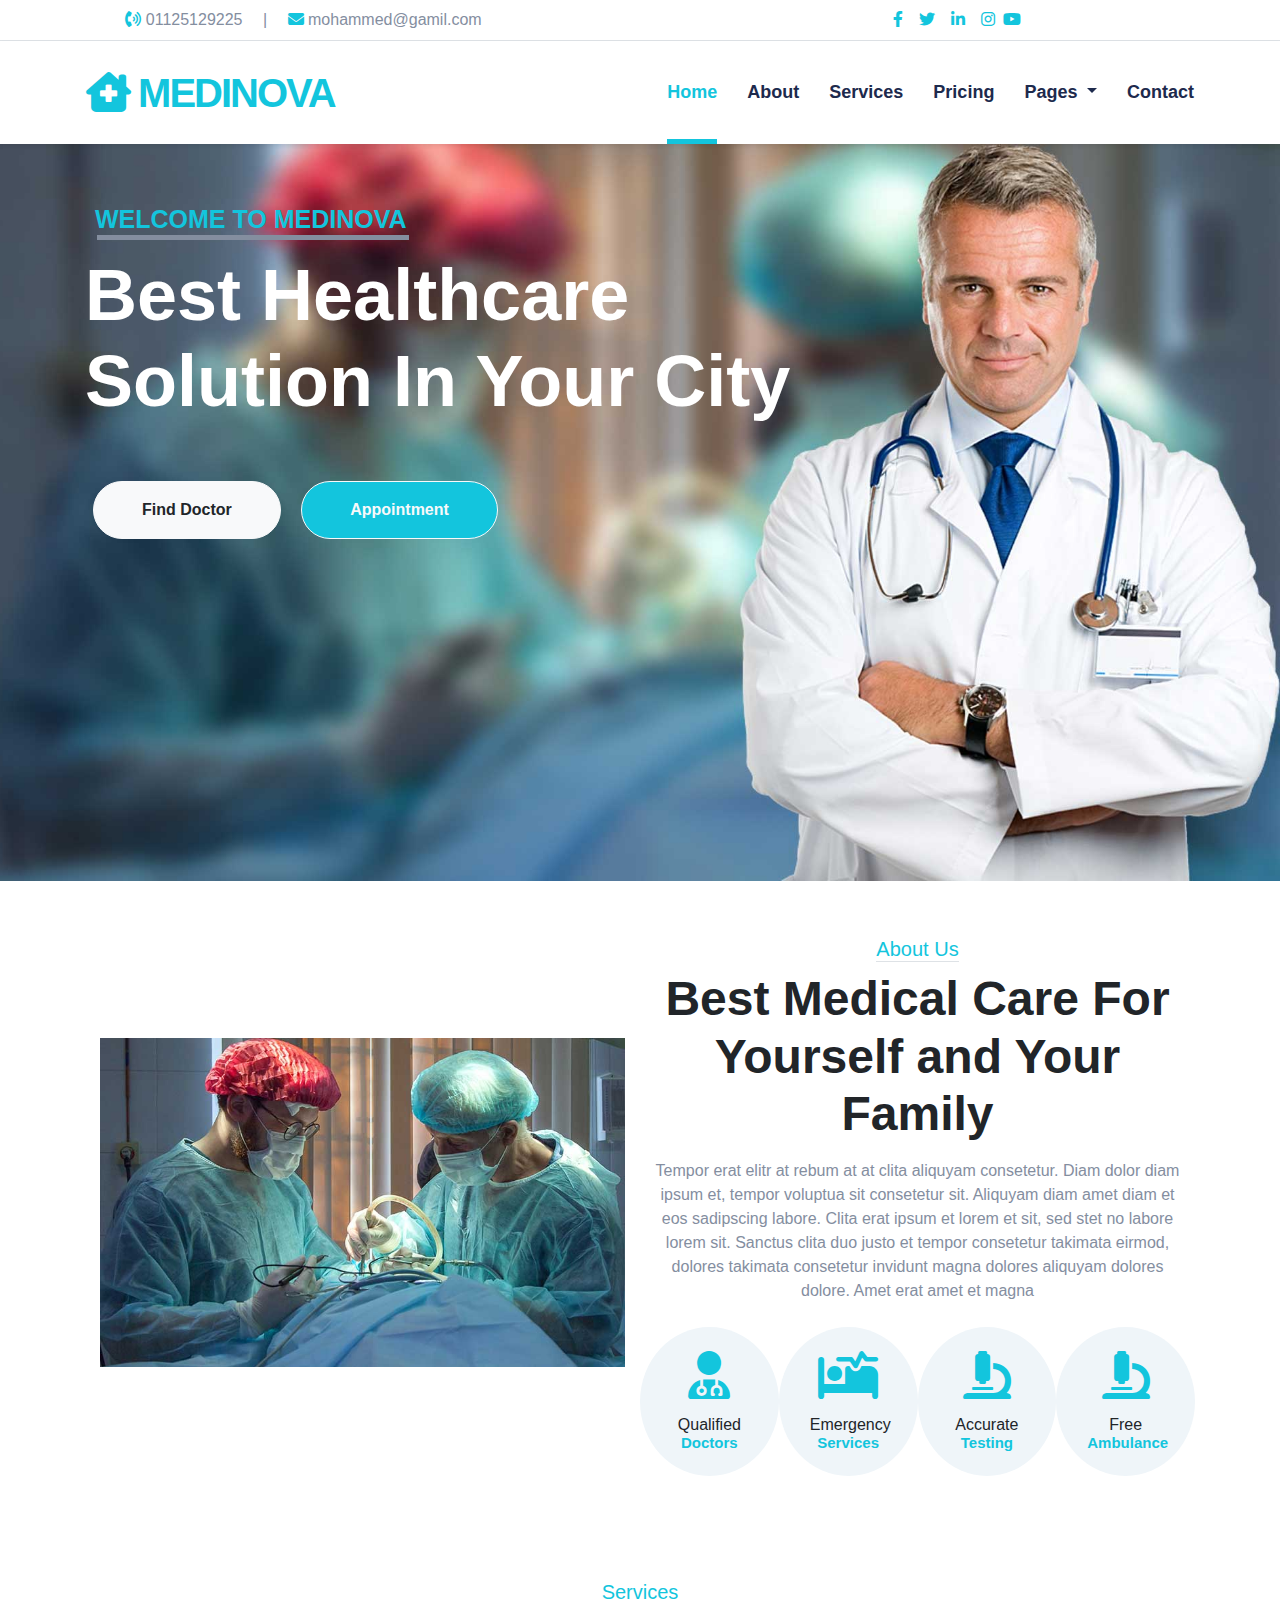
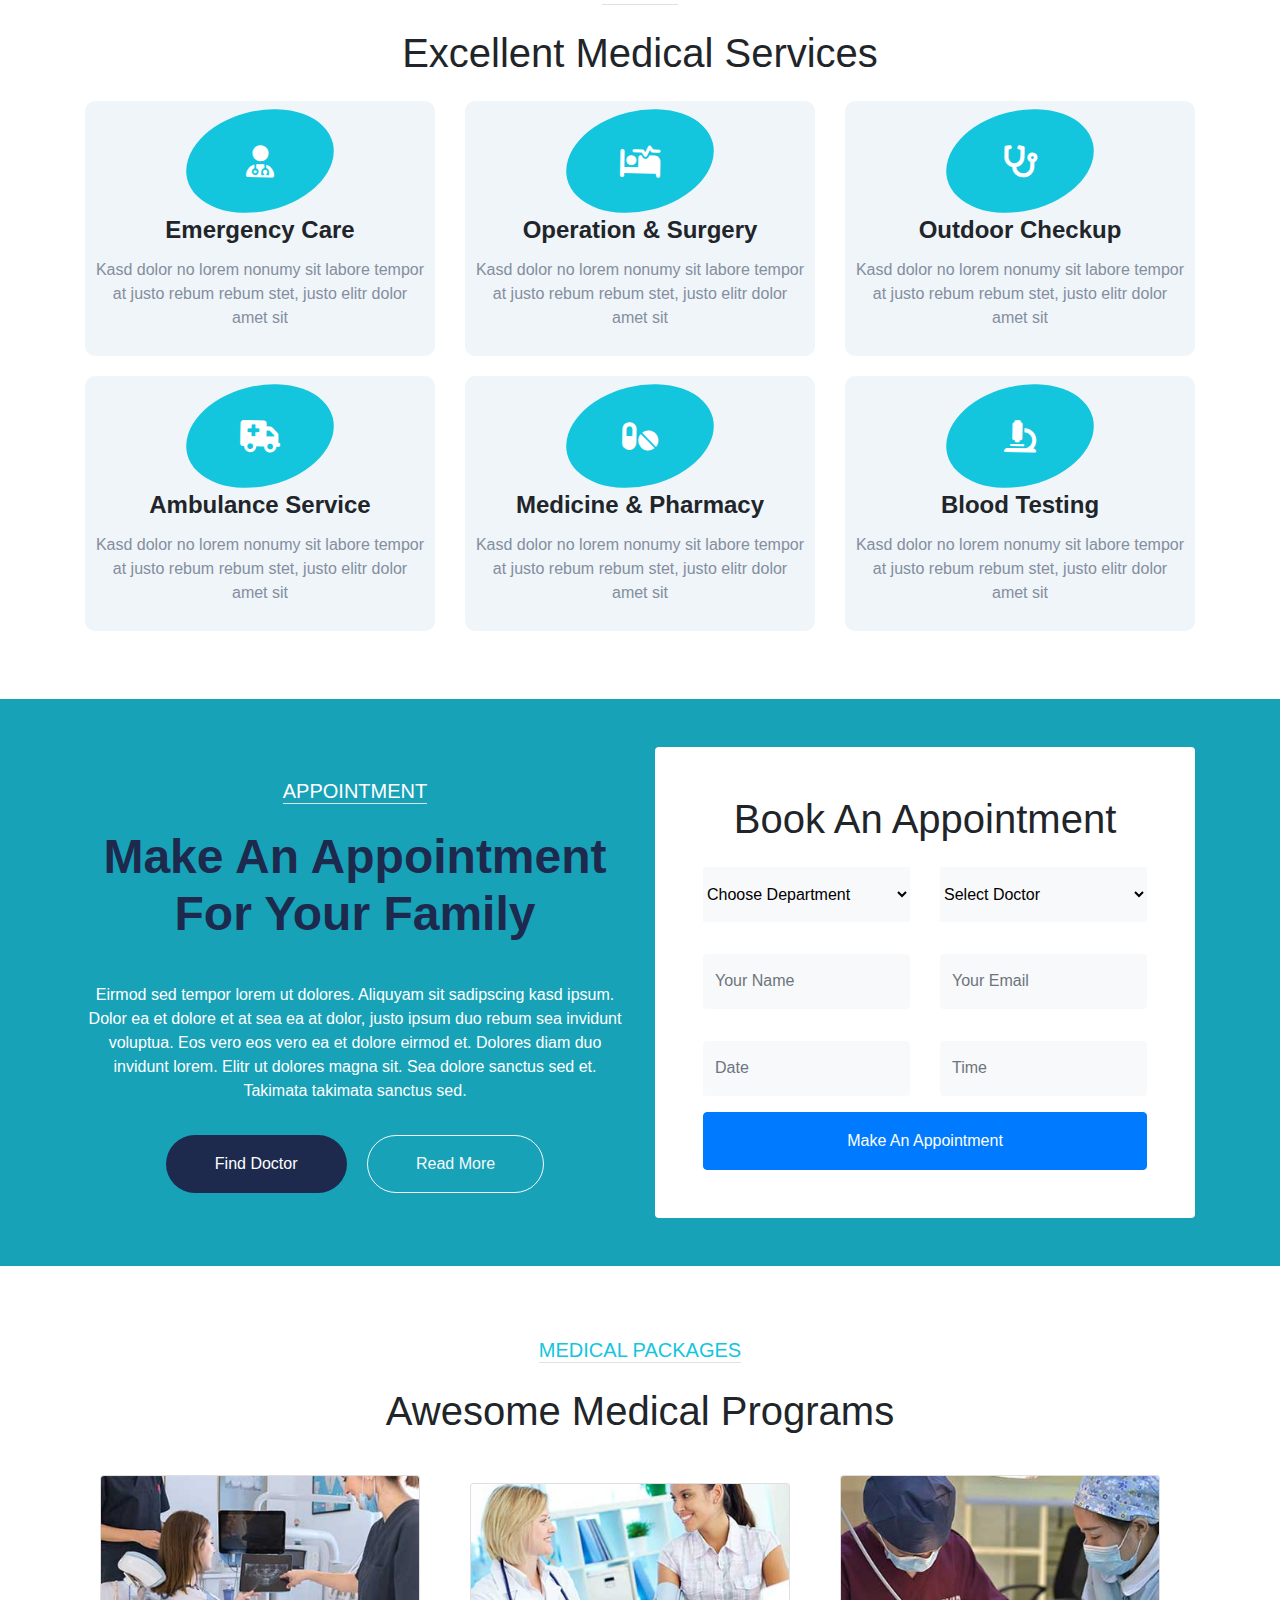
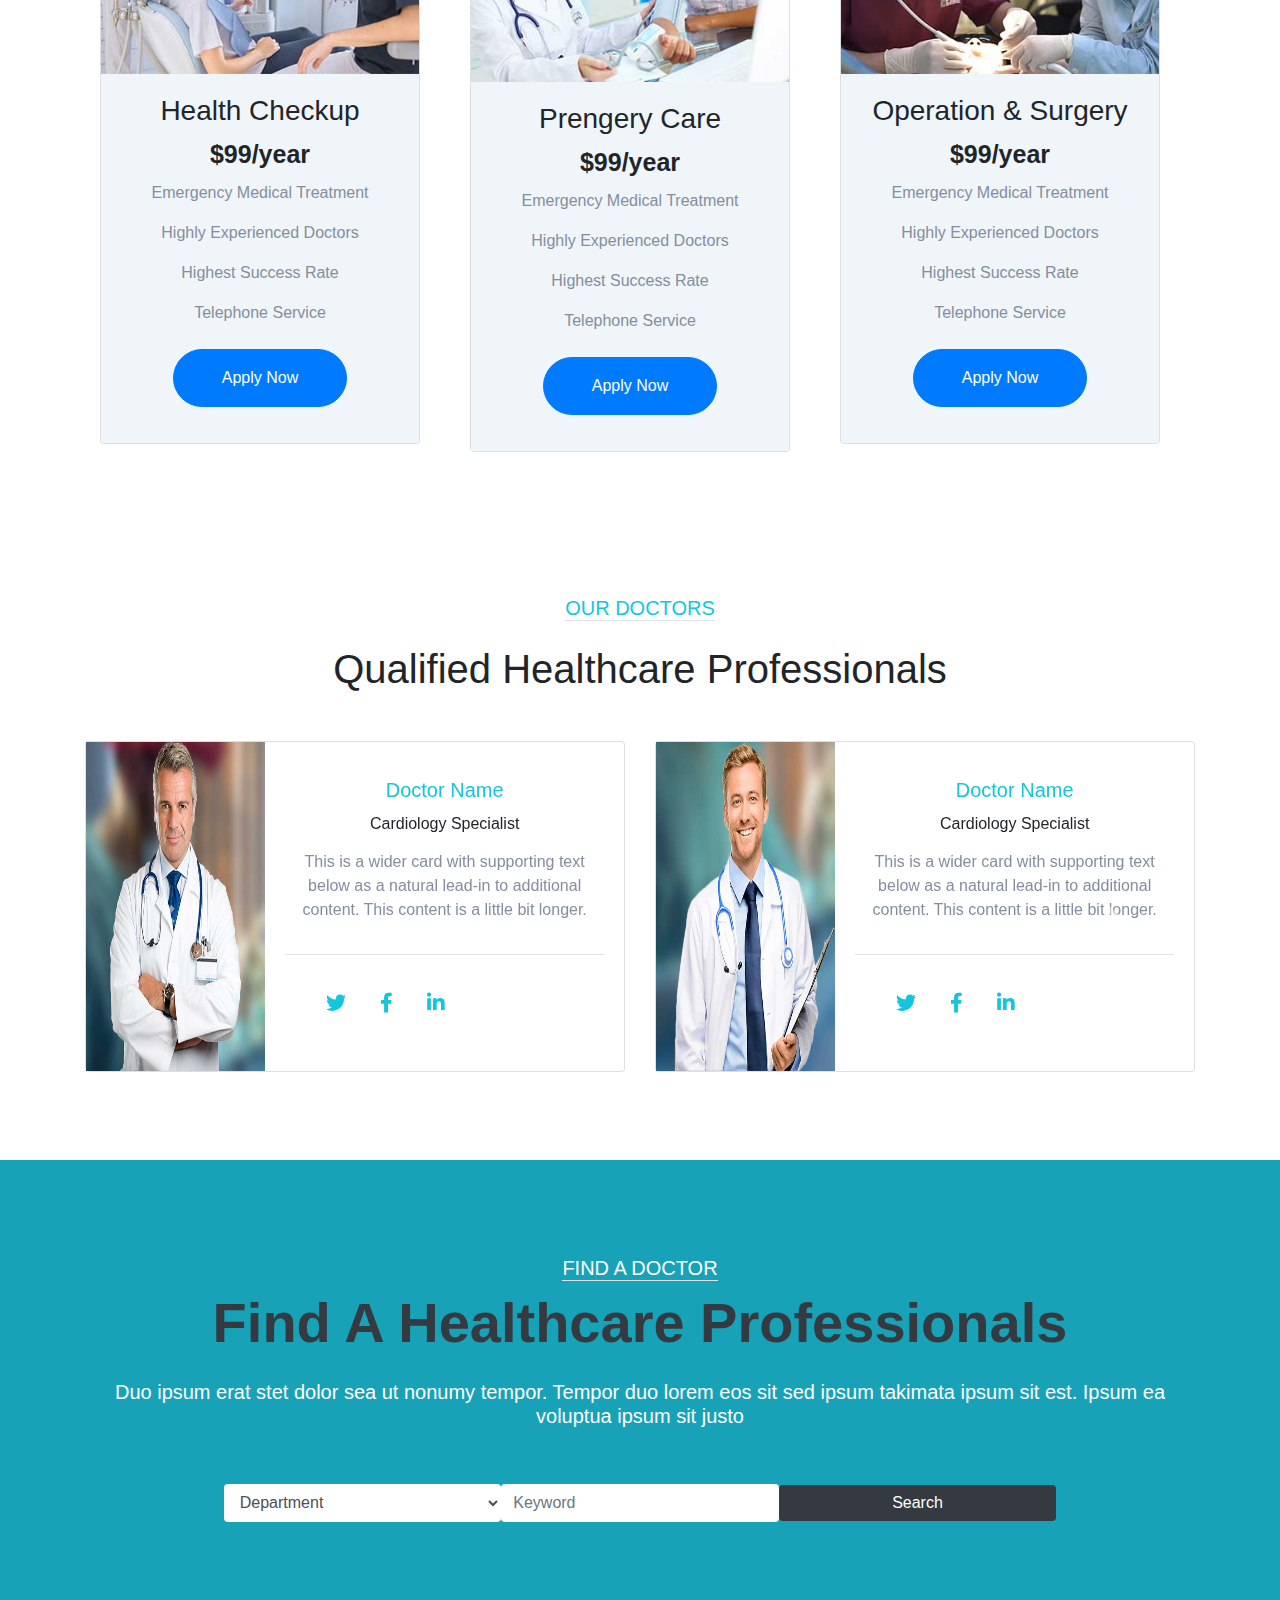
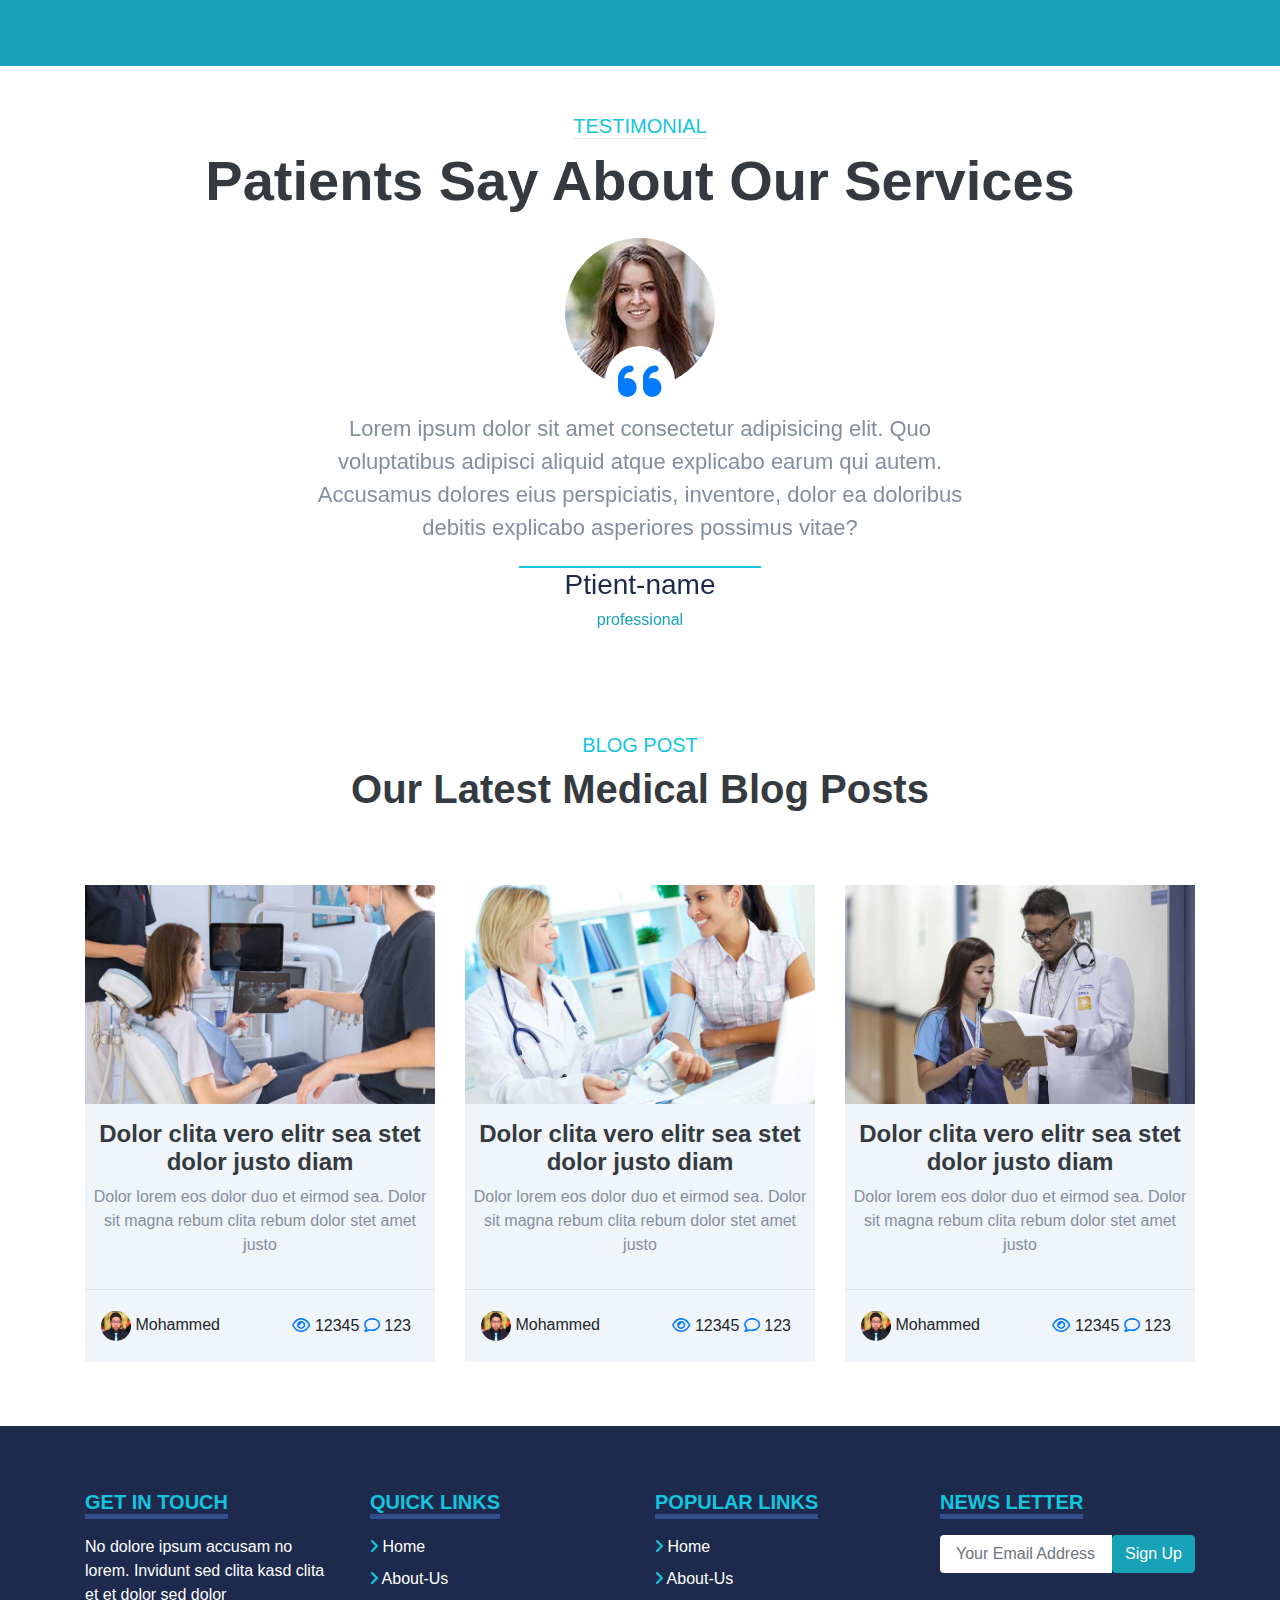
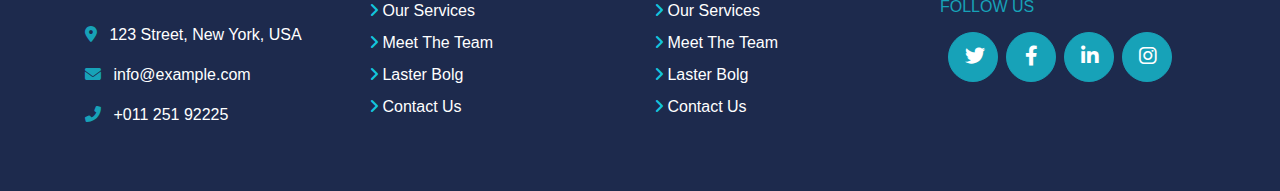
<file: index.html>
<!DOCTYPE html>
<html lang="en">
<head>
    <meta charset="UTF-8">
    <meta http-equiv="X-UA-Compatible" content="IE=edge">
    <meta name="viewport" content="width=device-width, initial-scale=1.0">
    <title> Home </title>

   
    <link rel="stylesheet" href="css/all.min.css">
    <link rel="stylesheet" href="css/bootstrap.min.css">
    <link rel="stylesheet" href="css/master.css">

    <script src="js/jquery-3.6.1.min.js"></script>
    <script src="js/popper.min.js"></script>
    <script src="js/bootstrap.min.js"></script>
    

</head>
<body>
    <!--Start sidebar-->
    <section id="sidebar" class=" container-fluid py-2 border-bottom d-none d-lg-block">
        <div class="container-fluid">
            <div class="row">
                <div class="col-md-6 text-center text-lg-start mb-2 mb-lg-0">
                    <div class="info mr-5 ">
                        <a href="" class=" text-decoration-none text-body mx-3 "> <i class="fa-solid fa-phone-volume"></i>
                            01125129225</a>
                        <span class="text-body" >|</span>
                        <a href="" class=" text-decoration-none text-body mx-3 "> <i class="fa-solid fa-envelope me-2"></i>
                            mohammed@gamil.com</a>
                    </div>
                </div>
    
                <div class="col-md-6 text-center text-lg-start mb-2 mb-lg-0">
                    <div class="soical d-flex justify-content-center align-items-center ">
                        <a class="text-body px-2" href="#"><i class="fab fa-facebook-f"></i></a>
                        <a class="text-body px-2" href=""> <i class="fab fa-twitter"></i> </a>
                        <a class="text-body px-2" href=""> <i class="fab fa-linkedin-in"></i></a>
                        <a class="text-body px-2" href=""><i class="fab fa-instagram"></i> </a>
                        <a class="text-body ps-2" href=""> <i class="fab fa-youtube"></i> </a>
                    </div>
                </div>
    
            </div>
        </div>
    </section>
     <!--End sidebar-->

     <!-- Start Navbar-->
    <div class="container-fluid sticky-top bg-white shadow-sm"> 
     <nav id="mynavbar" class="navbar navbar-expand-lg navbar-light bg-white  container px-3 "> 
        <a class="navbar-brand " href="#">
            <h1 class=" m-0 text-uppercase">
                <i class="fa fa-clinic-medical me-2"></i>
                Medinova
            </h1>
        </a>
        <button class="navbar-toggler" type="button" data-toggle="collapse" data-target="#navbarSupportedContent" aria-controls="navbarSupportedContent" aria-expanded="false" aria-label="Toggle navigation">
          <span class="navbar-toggler-icon"></span>
        </button>
      
        <div class="collapse navbar-collapse" id="navbarSupportedContent">
          <ul class="navbar-nav ml-auto">
            <li class="nav-item active">
              <a class="nav-link " href="index.html">Home <span class="sr-only">(current)</span></a>
            </li>
            <li class="nav-item">
              <a class="nav-link" href="about.html">About</a>
            </li>
            <li class="nav-item">
                <a class="nav-link" href="services.html">Services</a>
              </li>
              <li class="nav-item">
                <a class="nav-link" href="pricing.html">Pricing</a>
              </li>
            <li class="nav-item dropdown">
              <a class="nav-link dropdown-toggle" href="#" id="navbarDropdown" role="button" data-toggle="dropdown" aria-haspopup="true" aria-expanded="false">
                Pages
              </a>
              <div class="dropdown-menu" aria-labelledby="navbarDropdown">
                <a class="dropdown-item" href="#">Blog Grid</a>
                <a class="dropdown-item" href="#">Blog Detail</a>
                <a class="dropdown-item" href="#">The Team</a>
                <a class="dropdown-item" href="#">Testimonial</a>
                <a class="dropdown-item" href="#">Appoiment</a>
                <a class="dropdown-item" href="#">Search</a>
              </div>
            </li>
            <li class="nav-item">
                <a class="nav-link" href="#">Contact</a>
              </li>
          </ul>
        </div>
      </nav>
    </div>
      <!-- End Navbar-->

      <!-- Start Header-->
      <section id="header">
        <div class="container text-white ">
          <div class="row">
            <div class="col-lg-8">
              <div class="content-header">
                <h5>WELCOME TO MEDINOVA</h5>
                <h1>Best Healthcare Solution In Your City</h1>
                <div class="py-5">
                  <a href="" class="btn btn-light rounded-pill py-md-3 px-md-5 mx-2">Find Doctor</a>
                  <a href="#Appointment" class=" bg-btn btn btn-outline-light rounded-pill py-md-3 px-md-5 mx-2">Appointment</a>
                </div>
              </div>
            </div>
          </div>
      
        </div>
      </section>
      <!-- End Header-->

      <!-- Start About Section-->
      <section id="About" class=" container py-5">
        <div class="container text-center d-flex justify-content-center align-items-center ">
          <div class="row d-flex justify-content-center align-items-center ">
            <div class="col-lg-6 col-xl-0 ">
              <div class="about-image w-100 "> 
                <img class="w-100 h-100"  src="img/about.jpg" alt="">
              </div>
            </div>
            <div class="col-lg-6 ">
             <div class="content-about">
              <h5 class="pt-2 d-inline-block border-bottom">About Us</h5>
              <h1>Best Medical Care For Yourself and Your Family</h1>
              <p class="py-2">Tempor erat elitr at rebum at at clita aliquyam consetetur. Diam dolor diam ipsum et, tempor voluptua 
                sit consetetur sit. Aliquyam diam amet diam et eos sadipscing labore. Clita erat ipsum et lorem et sit,
                 sed stet no labore lorem sit. Sanctus clita duo justo et tempor consetetur takimata eirmod,
                 dolores takimata consetetur invidunt magna dolores aliquyam dolores dolore. Amet erat amet et magna
                </p>

                <div class="row">

                <div class="col-sm-3 col-6 ">
                  <div class="about-icons text-center rounded-circle py-4  mx-3">   
                    <i class="fa fa-3x fa-user-md mb-3"></i>
                    <h6 class="mb-0">Qualified<small class="d-block">Doctors</small></h6>
                  </div>
                </div>

                <div class="col-sm-3 col-6">
                <div class="about-icons text-center  rounded-circle py-4   mx-3 ">
                  <i class="fa fa-3x fa-procedures mb-3"></i>
                  <h6 class="mb-0">Emergency<small class="d-block ">Services</small></h6>
                </div>
              </div>

              <div class="col-sm-3 col-6 ">
                <div class="about-icons text-center  rounded-circle py-4  mx-3 ">
                  <i class="fa fa-3x fa-microscope mb-3"></i>
                  <h6 class="mb-0">Accurate<small class="d-block ">Testing</small></h6>
                </div>
              </div>

              <div class="col-sm-3 col-6 ">
                <div class="about-icons text-center  rounded-circle py-4  mx-3 ">
                  <i class="fa fa-3x fa-microscope  mb-3"></i>
                  <h6 class="mb-0">Free<small class="d-block ">Ambulance</small></h6>
                </div>
              </div>

            </div>

             </div>
            </div>
          </div>
        </div>

      </section>
       <!-- End About Section-->

      <!-- Start Button Up -->
       <div id="goUp" class="position-fixed">
       <i class="fa fa-arrow-up text-white fa-2x "></i>   
       </div>
       <!-- End Button Up -->

       <!--Start Services-->
      <section id="Services" class="text-center py-5">
        <h5 class="pt-2  d-inline-block border-bottom">Services</h5>
        <h1 class="py-3">Excellent Medical Services</h1>
        <div class="container d-flex justify-content-center align-items-center ">
          <div class="row">
            <div class="col-md-4">
              <div class="service-box">
                <div class="icon-services">
                  <i class="text-white fa-solid fa-user-doctor fa-2x"></i>
                </div>
                <h4>Emergency Care</h4>
                <p>Kasd dolor no lorem nonumy sit labore tempor at justo rebum rebum stet, justo elitr dolor amet sit</p>
              </div>
            </div>

            <div class="col-md-4">
              <div class="service-box">
                <div class="icon-services">
                  <i class="fa fa-2x fa-procedures text-white"></i>
                </div>
                <h4>Operation & Surgery</h4>
                <p>Kasd dolor no lorem nonumy sit labore tempor at justo rebum rebum stet, justo elitr dolor amet sit</p>
              </div>
            </div>

            <div class="col-md-4">
              <div class="service-box">
                <div class="icon-services">
                  <i class="fa fa-2x fa-stethoscope text-white"></i>
                </div>
                <h4>Outdoor Checkup</h4>
                <p>Kasd dolor no lorem nonumy sit labore tempor at justo rebum rebum stet, justo elitr dolor amet sit</p>
              </div>
            </div>

            <div class="col-md-4">
              <div class="service-box">
                <div class="icon-services">
                  <i class="fa fa-2x fa-ambulance text-white"></i>
                </div>
                <h4>Ambulance Service</h4>
                <p>Kasd dolor no lorem nonumy sit labore tempor at justo rebum rebum stet, justo elitr dolor amet sit</p>
              </div>
            </div>

            <div class="col-md-4">
              <div class="service-box">
                <div class="icon-services">
                  <i class="fa fa-2x fa-pills text-white"></i>
                </div>
                <h4>Medicine & Pharmacy</h4>
                <p>Kasd dolor no lorem nonumy sit labore tempor at justo rebum rebum stet, justo elitr dolor amet sit</p>
              </div>
            </div>

            <div class="col-md-4">
              <div class="service-box">
                <div class="icon-services">
                  <i class="fa fa-2x fa-microscope text-white"></i>
                </div>
                <h4>Blood Testing</h4>
                <p>Kasd dolor no lorem nonumy sit labore tempor at justo rebum rebum stet, justo elitr dolor amet sit</p>
              </div>
            </div>


          </div>
        </div>
      
      </section>
       <!--End Services-->

       <!--Start APPOINTMENT-->
       <section id="Appointment" class=" bg-info py-5 text-center " >
        <div class="container">
          <div class="row">
            <div class="col-lg-6 py-4">
              <div class="appointement-content">
                <h5 class="pt-2  text-white  d-inline-block border-bottom">APPOINTMENT</h5>
                <h1 class="py-3">Make An Appointment For Your Family</h1>
                <p class=" text-white py-3 ">Eirmod sed tempor lorem ut dolores. Aliquyam sit sadipscing kasd ipsum. Dolor ea et dolore et at sea ea at dolor, 
                  justo ipsum duo rebum sea invidunt voluptua. Eos vero eos vero ea et dolore eirmod et.
                   Dolores diam duo invidunt lorem. Elitr ut dolores magna sit. Sea dolore sanctus sed et. Takimata takimata sanctus sed.
                  </p>
                  <a href="" class="btn btn-bg text-white  rounded-pill py-md-3 px-md-5 mx-2">Find Doctor</a>
                  <a href="" class=" bg-btn btn btn-outline-light rounded-pill py-md-3 px-md-5 mx-2">Read More</a>
              </div>

            </div>
            <div class="col-lg-6">
              <div class="form-appoinment bg-white text-center rounded p-5 ">
                <h1>Book An Appointment</h1>
                <form>
                  <div class="row ">
                      <div class="col-12 col-sm-6 py-3">
                          <select class="form-select bg-light border-0 w-100" style="height: 55px;">
                              <option selected="">Choose Department</option>
                              <option value="1">Department 1</option>
                              <option value="2">Department 2</option>
                              <option value="3">Department 3</option>
                          </select>
                      </div>
                      <div class="col-12 col-sm-6 py-3">
                          <select class="form-select bg-light border-0 w-100" style="height: 55px;">
                              <option selected="">Select Doctor</option>
                              <option value="1">Doctor 1</option>
                              <option value="2">Doctor 2</option>
                              <option value="3">Doctor 3</option>
                          </select>
                      </div>
                      <div class="col-12 col-sm-6 py-3 ">
                          <input type="text" class="form-control bg-light border-0" placeholder="Your Name" style="height: 55px;">
                      </div>
                      <div class="col-12 col-sm-6 py-3">
                          <input type="email" class="form-control bg-light border-0" placeholder="Your Email" style="height: 55px;">
                      </div>
                      <div class="col-12 col-sm-6 py-3">
                          <div class="date" id="date" data-target-input="nearest">
                              <input type="text" class="form-control bg-light border-0 datetimepicker-input" placeholder="Date" data-target="#date" data-toggle="datetimepicker" style="height: 55px;">
                          </div>
                      </div>
                      <div class="col-12 col-sm-6 py-3">
                          <div class="time" id="time" data-target-input="nearest">
                              <input type="text" class="form-control bg-light border-0 datetimepicker-input" placeholder="Time" data-target="#time" data-toggle="datetimepicker" style="height: 55px;">
                          </div>
                      </div>
                      <div class="col-12">
                          <button class="btn btn-primary w-100 py-3" type="submit">Make An Appointment</button>
                      </div>
                  </div>
              </form>

              </div>
            </div>
          </div>

        </div>

       </section>
        <!--End APPOINTMENT-->

        <!-- Start MEDICAL PACKAGES -->
        <section id="packages" class="py-5 text-center container">
          <h5 class="pt-4 d-inline-block border-bottom">MEDICAL PACKAGES</h5>
          <h1 class="py-3">Awesome Medical Programs</h1>

          <div class="container-fluid text-center py-3 position-relative">
            <div class="row">

              <div class="col-md-6 col-lg-4   ">
                <div class="card " style="width: 20rem;">
                  <img src="img/price-1.jpg" class="card-img-top" alt="...">
                  <div class="card-body bg-cursol">
                    <div class="content-price">
                      <h3>Health Checkup</h3>
                      <span class=" d-inline-block ">99</span>
                    </div>
                    <div class="text-center py-2">
                      <p>Emergency Medical Treatment</p>
                      <p>Highly Experienced Doctors</p>
                      <p>Highest Success Rate</p>
                      <p>Telephone Service</p>
                      <a href="" class="btn btn-primary rounded-pill py-3 px-5 my-2">Apply Now</a>
                  </div>
                  </div>
                </div>
              </div>

              <div class="col-md-6 col-lg-4 my-2  ">
                <div class="card " style="width: 20rem;">
                  <img src="img/price-2.jpg" class="card-img-top" alt="...">
                  <div class="card-body bg-cursol">
                    <div class="content-price ">
                      <h3>Prengery Care</h3>
                      <span class=" d-inline-block ">99</span>
                    </div>
                    <div class="text-center py-2">
                      <p>Emergency Medical Treatment</p>
                      <p>Highly Experienced Doctors</p>
                      <p>Highest Success Rate</p>
                      <p>Telephone Service</p>
                      <a href="" class="btn btn-primary rounded-pill py-3 px-5 my-2">Apply Now</a>
                  </div>
                  </div>
                </div>
              </div>

              <div class="col-md-6 col-lg-4">
                <div class="card " style="width: 20rem;">
                  <img src="img/price-3.jpg" class="card-img-top" alt="...">
                  <div class="bg-cursol card-body">
                    <div class="content-price ">
                      <h3>Operation & Surgery</h3>
                      <span class=" d-inline-block ">99</span>
                    </div>
                    <div class="text-center py-2">
                      <p>Emergency Medical Treatment</p>
                      <p>Highly Experienced Doctors</p>
                      <p>Highest Success Rate</p>
                      <p>Telephone Service</p>
                      <a href="" class="btn btn-primary rounded-pill py-3 px-5 my-2">Apply Now</a>
                  </div>
                  </div>
                </div>
              </div>

            </div>
          </div>
        </section>
         <!-- End MEDICAL PACKAGES -->

        <!--Start Our Doctor-->
        <section id="our-doctor" class="text-center py-5">
          <h5 class="pt-4 d-inline-block border-bottom">OUR DOCTORS </h5>
          <h1 class="py-3">Qualified Healthcare Professionals</h1>
          <div class="container py-4">
            <div id="carouselExampleControls" class="carousel slide" data-ride="carousel">
              <div class="carousel-inner">
                <div class="carousel-item active">
                  <div class="row">
                    <div class="col-md-6">
                      <div class="card mb-3" style="max-width: 540px;">
                        <div class="row no-gutters">
                          <div class="col-md-4">
                            <img class="w-100 h-100" src="img/team-1.jpg" class="card-img" alt="...">
                          </div>
                          <div class="col-md-8">
                            <div class="card-body">
                              <h5 class="card-title pt-3 pb-0">Doctor Name</h5>
                              <h6 class="m-0 p-0"> Cardiology Specialist</h6>
                              <p class="card-text py-3">This is a wider card with supporting text below as a natural lead-in to
                                additional content. This content is a little bit longer.</p>
                                <div class="d-flex mt-auto border-top p-4 ">
                                  <a class="btn btn-lg  btn-lg-square rounded-circle me-3" href="#"><i
                                      class="fab fa-twitter"></i></a>
                                  <a class="btn btn-lg  btn-lg-square rounded-circle me-3" href="#"><i
                                      class="fab fa-facebook-f"></i></a>
                                  <a class="btn btn-lg  btn-lg-square rounded-circle" href="#"><i
                                      class="fab fa-linkedin-in"></i></a>
                                </div>
                            </div>
                           
                          </div>
                        </div>
                      </div>
                    </div>
        
                    <div class="col-md-6">
                      <div class="card mb-3" style="max-width: 540px;">
                        <div class="row no-gutters">
                          <div class="col-md-4">
                            <img class="w-100 h-100" src="img/team-2.jpg" class="card-img" alt="...">
                          </div>
                          <div class="col-md-8">
                            <div class="card-body">
                              <h5 class="card-title pt-3 pb-0">Doctor Name</h5>
                              <h6 class="m-0 p-0"> Cardiology Specialist</h6>
                              <p class="card-text py-3">This is a wider card with supporting text below as a natural lead-in to
                                additional content. This content is a little bit longer.</p>
                                <div class="d-flex mt-auto border-top p-4 ">
                                  <a class="btn btn-lg  btn-lg-square rounded-circle me-3" href="#"><i
                                      class="fab fa-twitter"></i></a>
                                  <a class="btn btn-lg  btn-lg-square rounded-circle me-3" href="#"><i
                                      class="fab fa-facebook-f"></i></a>
                                  <a class="btn btn-lg  btn-lg-square rounded-circle" href="#"><i
                                      class="fab fa-linkedin-in"></i></a>
                                </div>
                            </div>
                          
                          </div>
                        </div>
                      </div>
                    </div>
        
        
                  </div>
                </div>
                <div class="carousel-item">
                  <div class="row">
                    <div class="col-md-6">
                      <div class="card mb-3" style="max-width: 540px;">
                        <div class="row no-gutters">
                          <div class="col-md-4">
                            <img class="w-100 h-100" src="img/team-2.jpg" class="card-img" alt="...">
                          </div>
                          <div class="col-md-8">
                            <div class="card-body">
                              <h5 class="card-title pt-3 pb-0">Doctor Name</h5>
                              <h6 class="m-0 p-0"> Cardiology Specialist</h6>
                              <p class="card-text py-3">This is a wider card with supporting text below as a natural lead-in to
                                additional content. This content is a little bit longer.</p>
                                <div class="d-flex mt-auto border-top p-4 ">
                                  <a class="btn btn-lg  btn-lg-square rounded-circle me-3" href="#"><i
                                      class="fab fa-twitter"></i></a>
                                  <a class="btn btn-lg  btn-lg-square rounded-circle me-3" href="#"><i
                                      class="fab fa-facebook-f"></i></a>
                                  <a class="btn btn-lg  btn-lg-square rounded-circle" href="#"><i
                                      class="fab fa-linkedin-in"></i></a>
                                </div>
                            </div>
                          
                          </div>
                        </div>
                      </div>
                    </div>
        
                    <div class="col-md-6">
                      <div class="card mb-3" style="max-width: 540px;">
                        <div class="row no-gutters">
                          <div class="col-md-4">
                            <img class="w-100 h-100" src="img/team-3.jpg" class="card-img" alt="...">
                          </div>
                          <div class="col-md-8">
                            <div class="card-body">
                              <h5 class="card-title pt-3 pb-0">Doctor Name</h5>
                              <h6 class="m-0 p-0"> Cardiology Specialist</h6>
                              <p class="card-text py-3">This is a wider card with supporting text below as a natural lead-in to
                                additional content. This content is a little bit longer.</p>
                                <div class="d-flex mt-auto border-top p-4 ">
                                  <a class="btn btn-lg  btn-lg-square rounded-circle me-3" href="#"><i
                                      class="fab fa-twitter"></i></a>
                                  <a class="btn btn-lg  btn-lg-square rounded-circle me-3" href="#"><i
                                      class="fab fa-facebook-f"></i></a>
                                  <a class="btn btn-lg  btn-lg-square rounded-circle" href="#"><i
                                      class="fab fa-linkedin-in"></i></a>
                                </div>
                            </div>
                           
                          </div>
                        </div>
                      </div>
                    </div>
        
        
                  </div>
                </div>
                <div class="carousel-item">
                  <div class="row">
                    <div class="col-md-6">
                      <div class="card mb-3" style="max-width: 540px;">
                        <div class="row no-gutters">
                          <div class="col-md-4">
                            <img class="w-100 h-100" src="img/team-1.jpg" class="card-img" alt="...">
                          </div>
                          <div class="col-md-8">
                            <div class="card-body">
                              <h5 class="card-title pt-3 pb-0">Doctor Name</h5>
                              <h6 class="m-0 p-0"> Cardiology Specialist</h6>
                              <p class="card-text py-3">This is a wider card with supporting text below as a natural lead-in to
                                additional content. This content is a little bit longer.</p>
                                <div class="d-flex mt-auto border-top p-4 text-center ">
                                  <a class="btn btn-lg  btn-lg-square rounded-circle me-3" href="#"><i
                                      class="fab fa-twitter"></i></a>
                                  <a class="btn btn-lg  btn-lg-square rounded-circle me-3" href="#"><i
                                      class="fab fa-facebook-f"></i></a>
                                  <a class="btn btn-lg  btn-lg-square rounded-circle" href="#"><i
                                      class="fab fa-linkedin-in"></i></a>
                                </div>
                            </div>
                           
                          </div>
                        </div>
                      </div>
                    </div>
        
                    <div class="col-md-6">
                      <div class="card mb-3" style="max-width: 540px;">
                        <div class="row no-gutters">
                          <div class="col-md-4">
                            <img class="w-100 h-100" src="img/team-3.jpg" class="card-img" alt="...">
                          </div>
                          <div class="col-md-8">
                            <div class="card-body">
                              <h5 class="card-title pt-3 pb-0">Doctor Name</h5>
                              <h6 class="m-0 p-0"> Cardiology Specialist</h6>
                              <p class="card-text py-3">This is a wider card with supporting text below as a natural lead-in to
                                additional content. This content is a little bit longer.</p>
                                <div class="d-flex mt-auto border-top p-4 ">
                                  <a class="btn btn-lg  btn-lg-square rounded-circle me-3" href="#"><i
                                      class="fab fa-twitter"></i></a>
                                  <a class="btn btn-lg  btn-lg-square rounded-circle me-3" href="#"><i
                                      class="fab fa-facebook-f"></i></a>
                                  <a class="btn btn-lg  btn-lg-square rounded-circle" href="#"><i
                                      class="fab fa-linkedin-in"></i></a>
                                </div>
                            </div>   
                          </div>
                        </div>
                      </div>
                    </div>
                  </div>
                </div>
              </div>
              <a class="carousel-control-prev" href="#carouselExampleControls" role="button" data-slide="prev">
                <span class="carousel-control-prev-icon" aria-hidden="true"></span>
                <span class="sr-only">Previous</span>
              </a>
              <a class="carousel-control-next" href="#carouselExampleControls" role="button" data-slide="next">
                <span class="carousel-control-next-icon" aria-hidden="true"></span>
                <span class="sr-only">Next</span>
              </a>
            </div>
          </div>
        </section>
         <!--Start Our Doctor-->

        <!--Start Search Dector-->
        <section id="Search" class=" bg-info py-5 text-center">
          <div class="container py-5 text-center">
            <div class="content-search text-center">
              <h5 class=" text-white  d-inline-block border-bottom">FIND A DOCTOR</h5>
              <h1 class="display-4 mb-4 font-weight-bold text-dark ">Find A Healthcare Professionals</h1>
              <h5 class="text-white fw-normal  mx-auto ">Duo ipsum erat stet dolor sea ut nonumy tempor.
                Tempor duo lorem eos sit sed ipsum takimata ipsum sit est. Ipsum ea voluptua ipsum sit justo
              </h5>
            </div>
            <div class="py-5">
              <form action="" class=" d-flex justify-content-center align-items-center ">
                <select class="form-control border-0 w-25" name="" id="">
                  <option value="">Department</option>
                  <option value="">Department1</option>
                  <option value="">Department2</option>
                  <option value="">Department3</option>
                </select>
                <input type="text" name="" id="" placeholder="Keyword" class="form-control w-25 border-0 ">
                <button class="btn btn-dark border-0 w-25">Search</button>
              </form>
            </div>
          </div>
        
        
        </section>
        <!--End Search Dector-->

        <!-- Start TESTIMONIAL-->
        <section id="Testimonial" class="text-center py-5">
          <h5 class=" d-inline-block border-bottom">TESTIMONIAL</h5>
          <h1 class="display-4 mb-4 font-weight-bold text-dark  mx-auto ">Patients Say About Our Services</h1>
          <div class="container">
            <div id="carouselExampleInterval" class="carousel slide" data-ride="carousel">
              <div class="carousel-inner">
                <div class="carousel-item active" data-interval="10000">

                  <div class="row">
                    <div class="col">
                      <div class="box-content">
                        <div class=" position-relative ">
                        <img class="img-fluid rounded-circle"  src="img/testimonial-1.jpg" alt="">
                        <i class="fa fa-quote-left fa-2x text-primary bg-white position-absolute "></i>
                        </div>
                        <div class="box-info">
                          <p class="py-4 ">
                            Lorem ipsum dolor sit amet consectetur adipisicing elit. Quo voluptatibus adipisci aliquid atque explicabo earum qui autem.
                             Accusamus dolores eius perspiciatis, inventore, dolor ea doloribus debitis explicabo asperiores possimus vitae?
                            </p>
                            <h3>Ptient-name</h3>
                            <h6 class=" text-info ">professional</h6>
                        </div>
                      </div>
                    </div>
                  </div>

                </div>
                <div class="carousel-item" data-interval="2000">

                  <div class="row">
                    <div class="col">
                      <div class="box-content">
                        <div class=" position-relative ">
                        <img class="img-fluid rounded-circle"  src="img/testimonial-2.jpg" alt="">
                        <i class="fa fa-quote-left fa-2x text-primary bg-white position-absolute "></i>
                        </div>
                        <div class="box-info">
                          <p class="py-4 ">
                            Lorem ipsum dolor sit amet consectetur adipisicing elit. Quo voluptatibus adipisci aliquid atque explicabo earum qui autem.
                             Accusamus dolores eius perspiciatis, inventore, dolor ea doloribus debitis explicabo asperiores possimus vitae?
                            </p>
                            <h3>Ptient-name</h3>
                            <h6 class=" text-info ">professional</h6>
                        </div>
                      </div>
                    </div>
                  </div>
                 
                </div>
                <div class="carousel-item">
                
                  <div class="row">
                    <div class="col">
                      <div class="box-content">
                        <div class=" position-relative ">
                        <img class="img-fluid rounded-circle"  src="img/testimonial-3.jpg" alt="">
                        <i class="fa fa-quote-left fa-2x text-primary bg-white position-absolute "></i>
                        </div>
                        <div class="box-info">
                          <p class="py-4 ">
                            Lorem ipsum dolor sit amet consectetur adipisicing elit. Quo voluptatibus adipisci aliquid atque explicabo earum qui autem.
                             Accusamus dolores eius perspiciatis, inventore, dolor ea doloribus debitis explicabo asperiores possimus vitae?
                            </p>
                            <h3>Ptient-name</h3>
                            <h6 class=" text-info ">professional</h6>
                        </div>
                      </div>
                    </div>
                  </div>
                  
                </div>
              </div>
              <a class="carousel-control-prev" href="#carouselExampleInterval" role="button" data-slide="prev">
                <span class="carousel-control-prev-icon" aria-hidden="true"></span>
                <span class="sr-only">Previous</span>
              </a>
              <a class="carousel-control-next" href="#carouselExampleInterval" role="button" data-slide="next">
                <span class="carousel-control-next-icon" aria-hidden="true"></span>
                <span class="sr-only">Next</span>
              </a>
            </div>

          </div>
        </section>
        <!--End TESTIMONIAL-->

        <!--Start BLOG POST-->
        <section id="blog-post" class="text-center py-5">
          <div>
            <h5>BLOG POST</h5>
            <h1 class=" text-dark font-weight-bold pb-5 ">Our Latest Medical Blog Posts</h1>
          </div>

          <div class="container">
            <div class="row">
              <div class="col-md-6 col-xl-4">
                <div class="box my-3 ">
                  <div>
                    <img class="img-fluid" src="img/blog-1.jpg" alt="">
                  </div>
                  <div class="py-3 border-bottom">
                    <h4 class=" font-weight-bold text-dark">Dolor clita vero elitr sea stet dolor justo diam</h4>
                    <p>Dolor lorem eos dolor duo et eirmod sea. Dolor sit magna rebum clita rebum dolor stet amet justo</p>
                  </div>
                  <div class="icon-blog d-flex justify-content-between align-items-center p-3">
                    <div>
                      <img class=" user img-fluid rounded-circle" src="img/user.jpg" alt="">
                      <span>Mohammed</span>
                    </div>
                    <div class="p-2">
                      <i class="far fa-eye text-primary me-1"></i> <span>12345</span>
                      <i class="far fa-comment text-primary me-1"></i> <span>123</span>
                    </div>
                  </div>
                </div>
              </div>

              <div class="col-md-6 col-xl-4">
                <div class="box my-3 ">
                  <div>
                    <img class="img-fluid" src="img/blog-2.jpg" alt="">
                  </div>
                  <div class="py-3 border-bottom">
                    <h4 class=" font-weight-bold text-dark">Dolor clita vero elitr sea stet dolor justo diam</h4>
                    <p>Dolor lorem eos dolor duo et eirmod sea. Dolor sit magna rebum clita rebum dolor stet amet justo</p>
                  </div>
                  <div class="icon-blog d-flex justify-content-between align-items-center p-3">
                    <div>
                      <img class="user img-fluid rounded-circle" src="img/user.jpg" alt="">
                      <span>Mohammed</span>
                    </div>
                    <div class="p-2">
                      <i class="far fa-eye text-primary me-1"></i> <span>12345</span>
                      <i class="far fa-comment text-primary me-1"></i> <span>123</span>
                    </div>
                  </div>
                </div>
              </div>
              <div class="col-md-6 col-xl-4">
                <div class="box my-3 ">
                  <div>
                    <img class="img-fluid" src="img/blog-3.jpg" alt="">
                  </div>
                  <div class="py-3 border-bottom">
                    <h4 class=" font-weight-bold text-dark">Dolor clita vero elitr sea stet dolor justo diam</h4>
                    <p>Dolor lorem eos dolor duo et eirmod sea. Dolor sit magna rebum clita rebum dolor stet amet justo</p>
                  </div>
                  <div class="icon-blog d-flex justify-content-between align-items-center p-3">
                    <div>
                      <img  class=" user img-fluid rounded-circle user" src="img/user.jpg" alt="">
                      <span>Mohammed</span>
                    </div>
                    <div class="p-2">
                      <i class="far fa-eye text-primary me-1"></i> <span class=" d-inline-block ">12345</span>
                      <i class="far fa-comment text-primary me-1"></i > <span class=" d-inline-block ">123</span>
                    </div>
                  </div>
                </div>
              </div>
            </div>
          </div>

        </section>
        <!--End BLOG POST-->

        <!-- Start footer-->
        <footer class="py-5">
          <div class="container">
            <div class="row">
              <div class=" col-md-6 col-lg-3">
                <div>
                  <h2 class="my-3" >GET IN TOUCH</h2>
                   <p class="text-white">  No dolore ipsum accusam no lorem. Invidunt sed clita kasd clita et et dolor sed dolor</p>
                  <p class="text-white">
                     <i class="fa fa-map-marker-alt text-primary me-3 pr-2 text-info"></i> 
                     123 Street, New York, USA
                   </p>
                  <p class="text-white">
                    <i class="fa fa-envelope text-primary me-3 pr-2 text-info "></i>
                    info@example.com
                  </p>
                  <p class="text-white">
                    <i class="fa fa-phone-alt text-primary me-3 pr-2 text-info"></i>
                    +011 251 92225
                  </p>
                </div>
              </div>

              <div class="col-md-6 col-lg-3">
                <div>
                  <h2 class="my-3" >QUICK LINKS</h2>
                  <div class=" d-flex flex-column justify-content-center">
                    <a class="text-decoration-none text-white mb-2" href="#header">
                      <i class="fa fa-angle-right me-2"></i>
                      Home
                    </a>
                    <a class="text-decoration-none text-white mb-2" href="#About">
                      <i class="fa fa-angle-right me-2"></i>
                      About-Us
                    </a>
                    <a class="text-decoration-none text-white mb-2" href="#Services">
                      <i class="fa fa-angle-right me-2"></i>
                      Our Services
                    </a>
                    <a class="text-decoration-none text-white mb-2" href="#our-doctor">
                      <i class="fa fa-angle-right me-2"></i>
                      Meet The Team
                    </a>
                    <a class="text-decoration-none text-white mb-2" href="#blog-post">
                      <i class="fa fa-angle-right me-2"></i>
                      Laster Bolg
                    </a>
                    <a class="text-decoration-none text-white mb-2" href="#">
                      <i class="fa fa-angle-right me-2 "></i>
                      Contact Us
                    </a>
                  </div>
                </div>
              </div>

              <div class="col-md-6 col-lg-3">
                <div>
                  <h2 class="my-3" >POPULAR LINKS</h2>
                  <div class=" d-flex flex-column justify-content-center">
                    <a class="text-decoration-none text-white mb-2" href="#header">
                      <i class="fa fa-angle-right me-2"></i>
                      Home
                    </a>
                    <a class="text-decoration-none text-white mb-2" href="#About">
                      <i class="fa fa-angle-right me-2"></i>
                      About-Us
                    </a>
                    <a class="text-decoration-none text-white mb-2" href="#Services">
                      <i class="fa fa-angle-right me-2"></i>
                      Our Services
                    </a>
                    <a class="text-decoration-none text-white mb-2" href="#our-doctor">
                      <i class="fa fa-angle-right me-2"></i>
                      Meet The Team
                    </a>
                    <a class="text-decoration-none text-white mb-2" href="#blog-post">
                      <i class="fa fa-angle-right me-2"></i>
                      Laster Bolg
                    </a>
                    <a class="text-decoration-none text-white mb-2" href="#">
                      <i class="fa fa-angle-right me-2 "></i>
                      Contact Us
                    </a>
                  </div>
                </div>
              </div>
              <div class="col-md-6 col-lg-3">
                <div>
                  <h2 class="my-3" >NEWS LETTER</h2>
                 <form action="">
                  <div class="input-group">
                      <input type="text" class="form-control p-3 border-0" placeholder="Your Email Address">
                      <button class="btn btn-info">Sign Up</button>
                  </div>
              </form>
              <h6 class="text-info text-uppercase mt-4 mb-3">Follow Us</h6>
              <div class="d-flex soical-icons">
                <a class="btn btn-lg btn-info btn-lg-square rounded-circle ml-2 " href="#"><i class="fab fa-twitter text-white"></i></a>
                <a class="btn btn-lg btn-info btn-lg-square rounded-circle ml-2" href="#"><i class="fab fa-facebook-f text-white"></i></a>
                <a class="btn btn-lg btn-info btn-lg-square rounded-circle ml-2" href="#"><i class="fab fa-linkedin-in text-white"></i></a>
                <a class="btn btn-lg btn-info btn-lg-square rounded-circle ml-2" href="#"><i class="fab fa-instagram text-white"></i></a>
            </div>
                </div>
              </div>
              

            </div>
          </div>
        </footer>
         <!-- End footer-->



    <script src="js/plaign.js"></script>
</body>
</html>
</file>
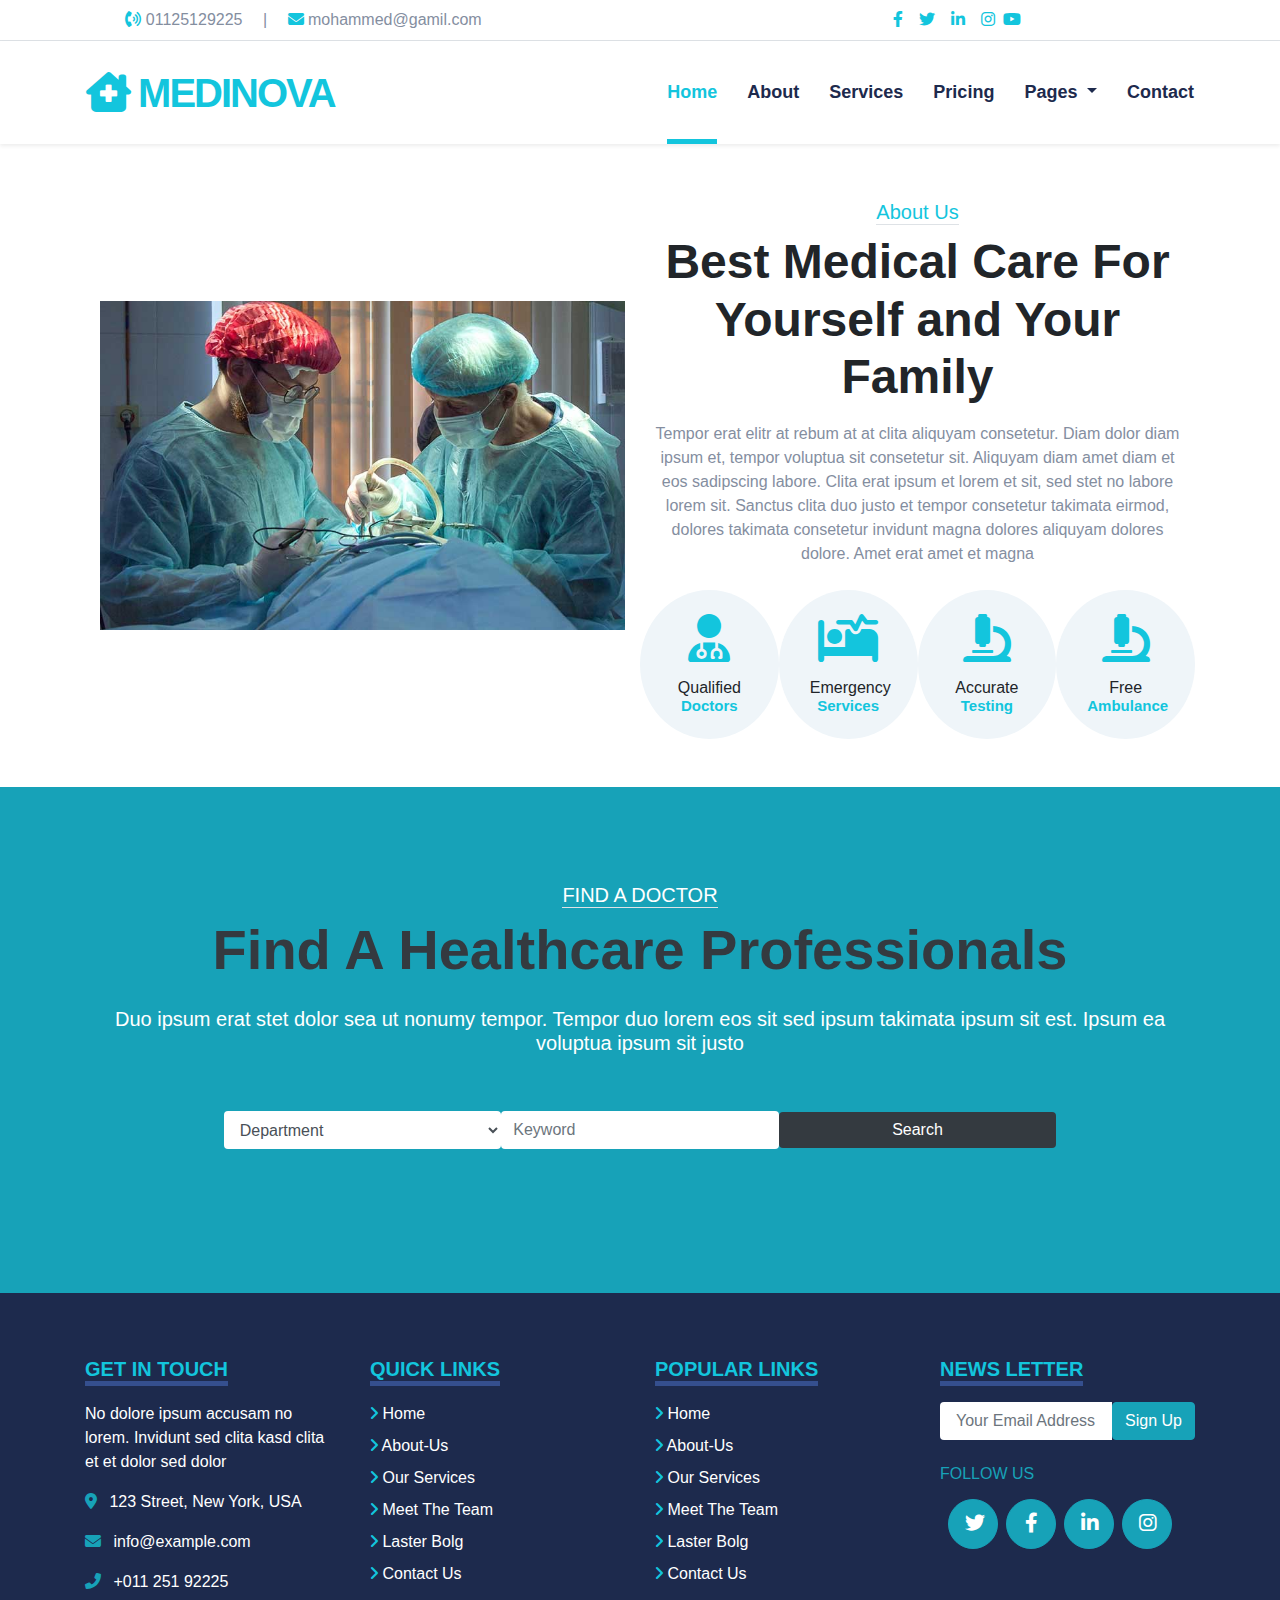
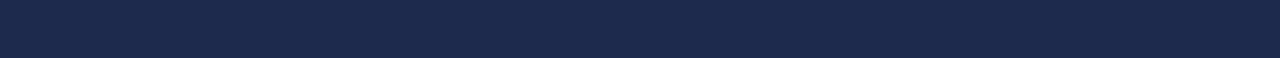
<file: about.html>
<!DOCTYPE html>
<html lang="en">
<head>
    <meta charset="UTF-8">
    <meta http-equiv="X-UA-Compatible" content="IE=edge">
    <meta name="viewport" content="width=device-width, initial-scale=1.0">
    <title>About</title>

      
    <link rel="stylesheet" href="css/all.min.css">
    <link rel="stylesheet" href="css/bootstrap.min.css">
    <link rel="stylesheet" href="css/master.css">

    <script src="js/jquery-3.6.1.min.js"></script>
    <script src="js/popper.min.js"></script>
    <script src="js/bootstrap.min.js"></script>
    
</head>
<body>

    <!-- Start Button Up -->
    <div id="goUp" class="position-fixed">
      <i class="fa fa-arrow-up text-white fa-2x "></i>   
      </div>
      <!-- End Button Up -->

      <!--Start sidebar-->
      <section id="sidebar" class=" container-fluid py-2 border-bottom d-none d-lg-block">
        <div class="container-fluid">
            <div class="row">
                <div class="col-md-6 text-center text-lg-start mb-2 mb-lg-0">
                    <div class="info mr-5 ">
                        <a href="" class=" text-decoration-none text-body mx-3 "> <i class="fa-solid fa-phone-volume"></i>
                            01125129225</a>
                        <span class="text-body" >|</span>
                        <a href="" class=" text-decoration-none text-body mx-3 "> <i class="fa-solid fa-envelope me-2"></i>
                            mohammed@gamil.com</a>
                    </div>
                </div>
    
                <div class="col-md-6 text-center text-lg-start mb-2 mb-lg-0">
                    <div class="soical d-flex justify-content-center align-items-center ">
                        <a class="text-body px-2" href="#"><i class="fab fa-facebook-f"></i></a>
                        <a class="text-body px-2" href=""> <i class="fab fa-twitter"></i> </a>
                        <a class="text-body px-2" href=""> <i class="fab fa-linkedin-in"></i></a>
                        <a class="text-body px-2" href=""><i class="fab fa-instagram"></i> </a>
                        <a class="text-body ps-2" href=""> <i class="fab fa-youtube"></i> </a>
                    </div>
                </div>
    
            </div>
        </div>
    </section>
     <!--End sidebar-->

        <!-- Start Navbar-->
    <div class="container-fluid sticky-top bg-white shadow-sm"> 
        <nav id="mynavbar" class="navbar navbar-expand-lg navbar-light bg-white  container px-3 "> 
           <a class="navbar-brand " href="#">
               <h1 class=" m-0 text-uppercase">
                   <i class="fa fa-clinic-medical me-2"></i>
                   Medinova
               </h1>
           </a>
           <button class="navbar-toggler" type="button" data-toggle="collapse" data-target="#navbarSupportedContent" aria-controls="navbarSupportedContent" aria-expanded="false" aria-label="Toggle navigation">
             <span class="navbar-toggler-icon"></span>
           </button>
         
           <div class="collapse navbar-collapse" id="navbarSupportedContent">
             <ul class="navbar-nav ml-auto">
               <li class="nav-item active">
                 <a class="nav-link " href="index.html">Home <span class="sr-only">(current)</span></a>
               </li>
               <li class="nav-item">
                 <a class="nav-link" href="about.html">About</a>
               </li>
               <li class="nav-item">
                   <a class="nav-link" href="services.html">Services</a>
                 </li>
                 <li class="nav-item">
                   <a class="nav-link" href="pricing.html">Pricing</a>
                 </li>
               <li class="nav-item dropdown">
                 <a class="nav-link dropdown-toggle" href="#" id="navbarDropdown" role="button" data-toggle="dropdown" aria-haspopup="true" aria-expanded="false">
                   Pages
                 </a>
                 <div class="dropdown-menu" aria-labelledby="navbarDropdown">
                   <a class="dropdown-item" href="#">Blog Grid</a>
                   <a class="dropdown-item" href="#">Blog Detail</a>
                   <a class="dropdown-item" href="#">The Team</a>
                   <a class="dropdown-item" href="#">Testimonial</a>
                   <a class="dropdown-item" href="#">Appoiment</a>
                   <a class="dropdown-item" href="#">Search</a>
                 </div>
               </li>
               <li class="nav-item">
                   <a class="nav-link" href="#">Contact</a>
                 </li>
             </ul>
           </div>
         </nav>
       </div>
         <!-- End Navbar-->

         <!-- Start About Section-->
      <section id="About" class=" container py-5">
        <div class="container text-center d-flex justify-content-center align-items-center ">
          <div class="row d-flex justify-content-center align-items-center ">
            <div class="col-lg-6 col-xl-0 ">
              <div class="about-image w-100 "> 
                <img class="w-100 h-100"  src="img/about.jpg" alt="">
              </div>
            </div>
            <div class="col-lg-6 ">
             <div class="content-about">
              <h5 class="pt-2 d-inline-block border-bottom">About Us</h5>
              <h1>Best Medical Care For Yourself and Your Family</h1>
              <p class="py-2">Tempor erat elitr at rebum at at clita aliquyam consetetur. Diam dolor diam ipsum et, tempor voluptua 
                sit consetetur sit. Aliquyam diam amet diam et eos sadipscing labore. Clita erat ipsum et lorem et sit,
                 sed stet no labore lorem sit. Sanctus clita duo justo et tempor consetetur takimata eirmod,
                 dolores takimata consetetur invidunt magna dolores aliquyam dolores dolore. Amet erat amet et magna
                </p>

                <div class="row">

                <div class="col-sm-3 col-6 ">
                  <div class="about-icons text-center rounded-circle py-4  mx-3">   
                    <i class="fa fa-3x fa-user-md mb-3"></i>
                    <h6 class="mb-0">Qualified<small class="d-block">Doctors</small></h6>
                  </div>
                </div>

                <div class="col-sm-3 col-6">
                <div class="about-icons text-center  rounded-circle py-4   mx-3 ">
                  <i class="fa fa-3x fa-procedures mb-3"></i>
                  <h6 class="mb-0">Emergency<small class="d-block ">Services</small></h6>
                </div>
              </div>

              <div class="col-sm-3 col-6 ">
                <div class="about-icons text-center  rounded-circle py-4  mx-3 ">
                  <i class="fa fa-3x fa-microscope mb-3"></i>
                  <h6 class="mb-0">Accurate<small class="d-block ">Testing</small></h6>
                </div>
              </div>

              <div class="col-sm-3 col-6 ">
                <div class="about-icons text-center  rounded-circle py-4  mx-3 ">
                  <i class="fa fa-3x fa-microscope  mb-3"></i>
                  <h6 class="mb-0">Free<small class="d-block ">Ambulance</small></h6>
                </div>
              </div>

            </div>

             </div>
            </div>
          </div>
        </div>

      </section>
       <!-- End About Section-->

       <!--Start Search Dector-->
       <section id="Search" class=" bg-info py-5 text-center">
        <div class="container py-5 text-center">
          <div class="content-search text-center">
            <h5 class=" text-white  d-inline-block border-bottom">FIND A DOCTOR</h5>
            <h1 class="display-4 mb-4 font-weight-bold text-dark ">Find A Healthcare Professionals</h1>
            <h5 class="text-white fw-normal  mx-auto ">Duo ipsum erat stet dolor sea ut nonumy tempor.
              Tempor duo lorem eos sit sed ipsum takimata ipsum sit est. Ipsum ea voluptua ipsum sit justo
            </h5>
          </div>
          <div class="py-5">
            <form action="" class=" d-flex justify-content-center align-items-center ">
              <select class="form-control border-0 w-25" name="" id="">
                <option value="">Department</option>
                <option value="">Department1</option>
                <option value="">Department2</option>
                <option value="">Department3</option>
              </select>
              <input type="text" name="" id="" placeholder="Keyword" class="form-control w-25 border-0 ">
              <button class="btn btn-dark border-0 w-25">Search</button>
            </form>
          </div>
        </div>
      
      
      </section>
      <!--End Search Dector-->

        <!-- Start footer-->
        <footer class="py-5">
            <div class="container">
              <div class="row">
                <div class=" col-md-6 col-lg-3">
                  <div>
                    <h2 class="my-3" >GET IN TOUCH</h2>
                     <p class="text-white">  No dolore ipsum accusam no lorem. Invidunt sed clita kasd clita et et dolor sed dolor</p>
                    <p class="text-white">
                       <i class="fa fa-map-marker-alt text-primary me-3 pr-2 text-info"></i> 
                       123 Street, New York, USA
                     </p>
                    <p class="text-white">
                      <i class="fa fa-envelope text-primary me-3 pr-2 text-info "></i>
                      info@example.com
                    </p>
                    <p class="text-white">
                      <i class="fa fa-phone-alt text-primary me-3 pr-2 text-info"></i>
                      +011 251 92225
                    </p>
                  </div>
                </div>
  
                <div class="col-md-6 col-lg-3">
                  <div>
                    <h2 class="my-3" >QUICK LINKS</h2>
                    <div class=" d-flex flex-column justify-content-center">
                      <a class="text-decoration-none text-white mb-2" href="#header">
                        <i class="fa fa-angle-right me-2"></i>
                        Home
                      </a>
                      <a class="text-decoration-none text-white mb-2" href="#About">
                        <i class="fa fa-angle-right me-2"></i>
                        About-Us
                      </a>
                      <a class="text-decoration-none text-white mb-2" href="#Services">
                        <i class="fa fa-angle-right me-2"></i>
                        Our Services
                      </a>
                      <a class="text-decoration-none text-white mb-2" href="#our-doctor">
                        <i class="fa fa-angle-right me-2"></i>
                        Meet The Team
                      </a>
                      <a class="text-decoration-none text-white mb-2" href="#blog-post">
                        <i class="fa fa-angle-right me-2"></i>
                        Laster Bolg
                      </a>
                      <a class="text-decoration-none text-white mb-2" href="#">
                        <i class="fa fa-angle-right me-2 "></i>
                        Contact Us
                      </a>
                    </div>
                  </div>
                </div>
  
                <div class="col-md-6 col-lg-3">
                  <div>
                    <h2 class="my-3" >POPULAR LINKS</h2>
                    <div class=" d-flex flex-column justify-content-center">
                      <a class="text-decoration-none text-white mb-2" href="#header">
                        <i class="fa fa-angle-right me-2"></i>
                        Home
                      </a>
                      <a class="text-decoration-none text-white mb-2" href="#About">
                        <i class="fa fa-angle-right me-2"></i>
                        About-Us
                      </a>
                      <a class="text-decoration-none text-white mb-2" href="#Services">
                        <i class="fa fa-angle-right me-2"></i>
                        Our Services
                      </a>
                      <a class="text-decoration-none text-white mb-2" href="#our-doctor">
                        <i class="fa fa-angle-right me-2"></i>
                        Meet The Team
                      </a>
                      <a class="text-decoration-none text-white mb-2" href="#blog-post">
                        <i class="fa fa-angle-right me-2"></i>
                        Laster Bolg
                      </a>
                      <a class="text-decoration-none text-white mb-2" href="#">
                        <i class="fa fa-angle-right me-2 "></i>
                        Contact Us
                      </a>
                    </div>
                  </div>
                </div>
                <div class="col-md-6 col-lg-3">
                  <div>
                    <h2 class="my-3" >NEWS LETTER</h2>
                   <form action="">
                    <div class="input-group">
                        <input type="text" class="form-control p-3 border-0" placeholder="Your Email Address">
                        <button class="btn btn-info">Sign Up</button>
                    </div>
                </form>
                <h6 class="text-info text-uppercase mt-4 mb-3">Follow Us</h6>
                <div class="d-flex soical-icons">
                  <a class="btn btn-lg btn-info btn-lg-square rounded-circle ml-2 " href="#"><i class="fab fa-twitter text-white"></i></a>
                  <a class="btn btn-lg btn-info btn-lg-square rounded-circle ml-2" href="#"><i class="fab fa-facebook-f text-white"></i></a>
                  <a class="btn btn-lg btn-info btn-lg-square rounded-circle ml-2" href="#"><i class="fab fa-linkedin-in text-white"></i></a>
                  <a class="btn btn-lg btn-info btn-lg-square rounded-circle ml-2" href="#"><i class="fab fa-instagram text-white"></i></a>
              </div>
                  </div>
                </div>
                
  
              </div>
            </div>
          </footer>

    <script src="js/plaign.js"></script>
</body>
</html>
</file>
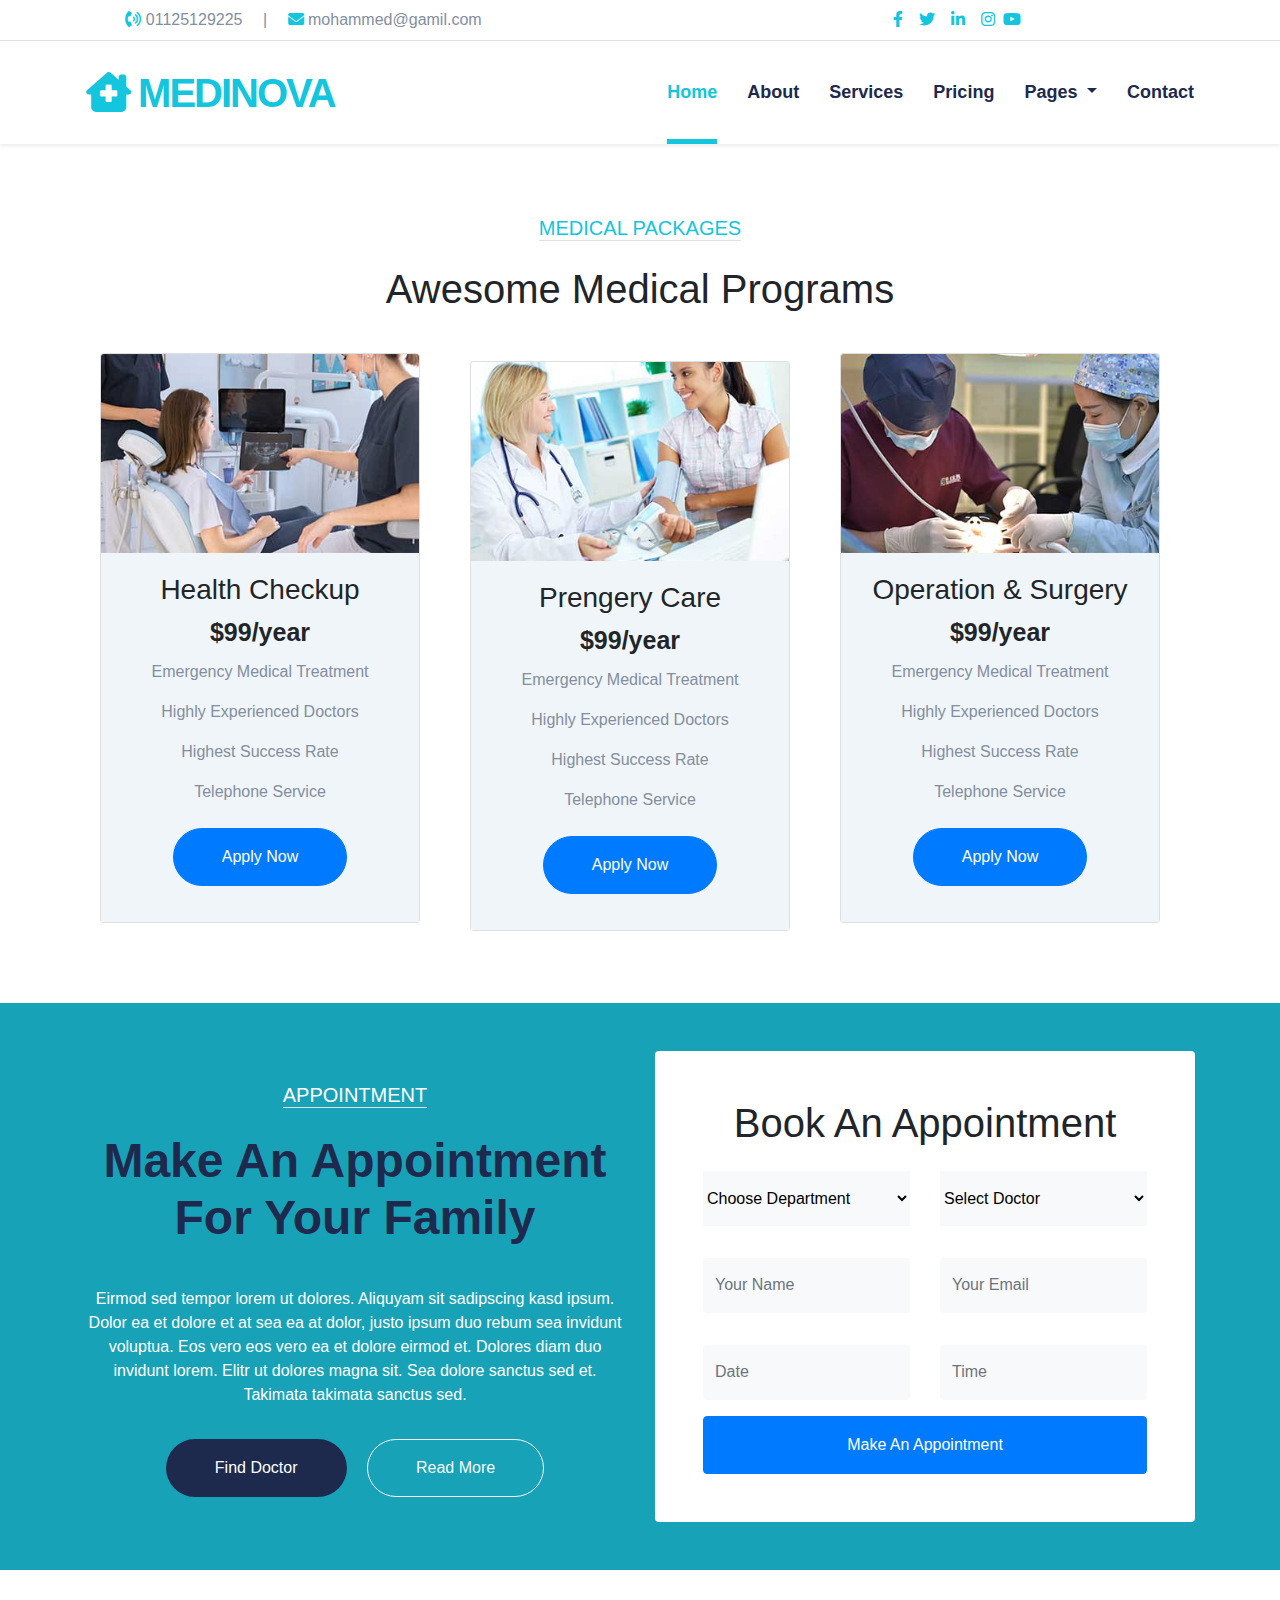
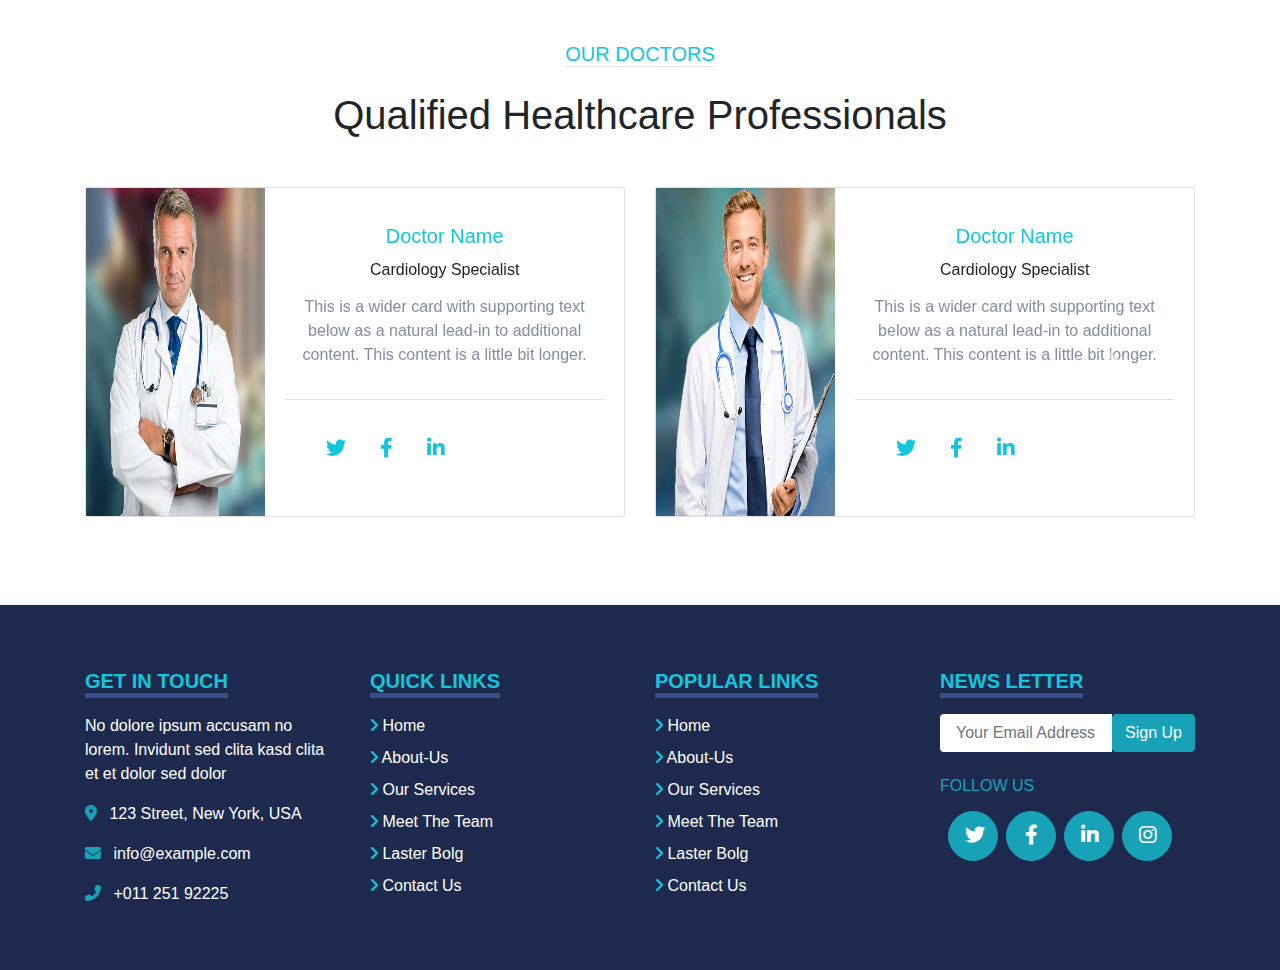
<file: pricing.html>
<!DOCTYPE html>
<html lang="en">
<head>
    <meta charset="UTF-8">
    <meta http-equiv="X-UA-Compatible" content="IE=edge">
    <meta name="viewport" content="width=device-width, initial-scale=1.0">
    <title>Pricing</title>

    <link rel="stylesheet" href="css/all.min.css">
    <link rel="stylesheet" href="css/bootstrap.min.css">
    <link rel="stylesheet" href="css/master.css">

    <script src="js/jquery-3.6.1.min.js"></script>
    <script src="js/popper.min.js"></script>
    <script src="js/bootstrap.min.js"></script>

</head>
<body>

    <!-- Start Button Up -->
    <div id="goUp" class="position-fixed">
      <i class="fa fa-arrow-up text-white fa-2x "></i>   
      </div>
      <!-- End Button Up -->
      
      <!--Start sidebar-->
    <section id="sidebar" class=" container-fluid py-2 border-bottom d-none d-lg-block">
        <div class="container-fluid">
            <div class="row">
                <div class="col-md-6 text-center text-lg-start mb-2 mb-lg-0">
                    <div class="info mr-5 ">
                        <a href="" class=" text-decoration-none text-body mx-3 "> <i class="fa-solid fa-phone-volume"></i>
                            01125129225</a>
                        <span class="text-body" >|</span>
                        <a href="" class=" text-decoration-none text-body mx-3 "> <i class="fa-solid fa-envelope me-2"></i>
                            mohammed@gamil.com</a>
                    </div>
                </div>
    
                <div class="col-md-6 text-center text-lg-start mb-2 mb-lg-0">
                    <div class="soical d-flex justify-content-center align-items-center ">
                        <a class="text-body px-2" href="#"><i class="fab fa-facebook-f"></i></a>
                        <a class="text-body px-2" href=""> <i class="fab fa-twitter"></i> </a>
                        <a class="text-body px-2" href=""> <i class="fab fa-linkedin-in"></i></a>
                        <a class="text-body px-2" href=""><i class="fab fa-instagram"></i> </a>
                        <a class="text-body ps-2" href=""> <i class="fab fa-youtube"></i> </a>
                    </div>
                </div>
    
            </div>
        </div>
    </section>
     <!--End sidebar-->

     <!-- Start Navbar-->
    <div class="container-fluid sticky-top bg-white shadow-sm"> 
     <nav id="mynavbar" class="navbar navbar-expand-lg navbar-light bg-white  container px-3 "> 
        <a class="navbar-brand " href="#">
            <h1 class=" m-0 text-uppercase">
                <i class="fa fa-clinic-medical me-2"></i>
                Medinova
            </h1>
        </a>
        <button class="navbar-toggler" type="button" data-toggle="collapse" data-target="#navbarSupportedContent" aria-controls="navbarSupportedContent" aria-expanded="false" aria-label="Toggle navigation">
          <span class="navbar-toggler-icon"></span>
        </button>
      
        <div class="collapse navbar-collapse" id="navbarSupportedContent">
          <ul class="navbar-nav ml-auto">
            <li class="nav-item active">
              <a class="nav-link " href="index.html">Home <span class="sr-only">(current)</span></a>
            </li>
            <li class="nav-item">
              <a class="nav-link" href="about.html">About</a>
            </li>
            <li class="nav-item">
                <a class="nav-link" href="services.html">Services</a>
              </li>
              <li class="nav-item">
                <a class="nav-link" href="pricing.html">Pricing</a>
              </li>
            <li class="nav-item dropdown">
              <a class="nav-link dropdown-toggle" href="#" id="navbarDropdown" role="button" data-toggle="dropdown" aria-haspopup="true" aria-expanded="false">
                Pages
              </a>
              <div class="dropdown-menu" aria-labelledby="navbarDropdown">
                <a class="dropdown-item" href="#">Blog Grid</a>
                <a class="dropdown-item" href="#">Blog Detail</a>
                <a class="dropdown-item" href="#">The Team</a>
                <a class="dropdown-item" href="#">Testimonial</a>
                <a class="dropdown-item" href="#">Appoiment</a>
                <a class="dropdown-item" href="#">Search</a>
              </div>
            </li>
            <li class="nav-item">
                <a class="nav-link" href="#">Contact</a>
              </li>
          </ul>
        </div>
      </nav>
    </div>
      <!-- End Navbar-->

       <!-- Start MEDICAL PACKAGES -->
       <section id="packages" class="py-5 text-center container">
        <h5 class="pt-4 d-inline-block border-bottom">MEDICAL PACKAGES</h5>
        <h1 class="py-3">Awesome Medical Programs</h1>

        <div class="container-fluid text-center py-3 position-relative">
          <div class="row">

            <div class="col-md-6 col-lg-4   ">
              <div class="card " style="width: 20rem;">
                <img src="img/price-1.jpg" class="card-img-top" alt="...">
                <div class="card-body bg-cursol">
                  <div class="content-price">
                    <h3>Health Checkup</h3>
                    <span class=" d-inline-block ">99</span>
                  </div>
                  <div class="text-center py-2">
                    <p>Emergency Medical Treatment</p>
                    <p>Highly Experienced Doctors</p>
                    <p>Highest Success Rate</p>
                    <p>Telephone Service</p>
                    <a href="" class="btn btn-primary rounded-pill py-3 px-5 my-2">Apply Now</a>
                </div>
                </div>
              </div>
            </div>

            <div class="col-md-6 col-lg-4 my-2  ">
              <div class="card " style="width: 20rem;">
                <img src="img/price-2.jpg" class="card-img-top" alt="...">
                <div class="card-body bg-cursol">
                  <div class="content-price ">
                    <h3>Prengery Care</h3>
                    <span class=" d-inline-block ">99</span>
                  </div>
                  <div class="text-center py-2">
                    <p>Emergency Medical Treatment</p>
                    <p>Highly Experienced Doctors</p>
                    <p>Highest Success Rate</p>
                    <p>Telephone Service</p>
                    <a href="" class="btn btn-primary rounded-pill py-3 px-5 my-2">Apply Now</a>
                </div>
                </div>
              </div>
            </div>

            <div class="col-md-6 col-lg-4">
              <div class="card " style="width: 20rem;">
                <img src="img/price-3.jpg" class="card-img-top" alt="...">
                <div class="bg-cursol card-body">
                  <div class="content-price ">
                    <h3>Operation & Surgery</h3>
                    <span class=" d-inline-block ">99</span>
                  </div>
                  <div class="text-center py-2">
                    <p>Emergency Medical Treatment</p>
                    <p>Highly Experienced Doctors</p>
                    <p>Highest Success Rate</p>
                    <p>Telephone Service</p>
                    <a href="" class="btn btn-primary rounded-pill py-3 px-5 my-2">Apply Now</a>
                </div>
                </div>
              </div>
            </div>

          </div>
        </div>
      </section>
       <!-- End MEDICAL PACKAGES -->

          <!--Start APPOINTMENT-->
          <section id="Appointment" class=" bg-info py-5 text-center " >
            <div class="container">
              <div class="row">
                <div class="col-lg-6 py-4">
                  <div class="appointement-content">
                    <h5 class="pt-2  text-white  d-inline-block border-bottom">APPOINTMENT</h5>
                    <h1 class="py-3">Make An Appointment For Your Family</h1>
                    <p class=" text-white py-3 ">Eirmod sed tempor lorem ut dolores. Aliquyam sit sadipscing kasd ipsum. Dolor ea et dolore et at sea ea at dolor, 
                      justo ipsum duo rebum sea invidunt voluptua. Eos vero eos vero ea et dolore eirmod et.
                       Dolores diam duo invidunt lorem. Elitr ut dolores magna sit. Sea dolore sanctus sed et. Takimata takimata sanctus sed.
                      </p>
                      <a href="" class="btn btn-bg text-white  rounded-pill py-md-3 px-md-5 mx-2">Find Doctor</a>
                      <a href="" class=" bg-btn btn btn-outline-light rounded-pill py-md-3 px-md-5 mx-2">Read More</a>
                  </div>
    
                </div>
                <div class="col-lg-6">
                  <div class="form-appoinment bg-white text-center rounded p-5 ">
                    <h1>Book An Appointment</h1>
                    <form>
                      <div class="row ">
                          <div class="col-12 col-sm-6 py-3">
                              <select class="form-select bg-light border-0 w-100" style="height: 55px;">
                                  <option selected="">Choose Department</option>
                                  <option value="1">Department 1</option>
                                  <option value="2">Department 2</option>
                                  <option value="3">Department 3</option>
                              </select>
                          </div>
                          <div class="col-12 col-sm-6 py-3">
                              <select class="form-select bg-light border-0 w-100" style="height: 55px;">
                                  <option selected="">Select Doctor</option>
                                  <option value="1">Doctor 1</option>
                                  <option value="2">Doctor 2</option>
                                  <option value="3">Doctor 3</option>
                              </select>
                          </div>
                          <div class="col-12 col-sm-6 py-3 ">
                              <input type="text" class="form-control bg-light border-0" placeholder="Your Name" style="height: 55px;">
                          </div>
                          <div class="col-12 col-sm-6 py-3">
                              <input type="email" class="form-control bg-light border-0" placeholder="Your Email" style="height: 55px;">
                          </div>
                          <div class="col-12 col-sm-6 py-3">
                              <div class="date" id="date" data-target-input="nearest">
                                  <input type="text" class="form-control bg-light border-0 datetimepicker-input" placeholder="Date" data-target="#date" data-toggle="datetimepicker" style="height: 55px;">
                              </div>
                          </div>
                          <div class="col-12 col-sm-6 py-3">
                              <div class="time" id="time" data-target-input="nearest">
                                  <input type="text" class="form-control bg-light border-0 datetimepicker-input" placeholder="Time" data-target="#time" data-toggle="datetimepicker" style="height: 55px;">
                              </div>
                          </div>
                          <div class="col-12">
                              <button class="btn btn-primary w-100 py-3" type="submit">Make An Appointment</button>
                          </div>
                      </div>
                  </form>
    
                  </div>
                </div>
              </div>
    
            </div>
    
           </section>
            <!--End APPOINTMENT-->

    <!--Start Our Doctor-->
     <section id="our-doctor" class="text-center py-5">
            <h5 class="pt-4 d-inline-block border-bottom">OUR DOCTORS </h5>
            <h1 class="py-3">Qualified Healthcare Professionals</h1>
            <div class="container py-4">
              <div id="carouselExampleControls" class="carousel slide" data-ride="carousel">
                <div class="carousel-inner">
                  <div class="carousel-item active">
                    <div class="row">
                      <div class="col-md-6">
                        <div class="card mb-3" style="max-width: 540px;">
                          <div class="row no-gutters">
                            <div class="col-md-4">
                              <img class="w-100 h-100" src="img/team-1.jpg" class="card-img" alt="...">
                            </div>
                            <div class="col-md-8">
                              <div class="card-body">
                                <h5 class="card-title pt-3 pb-0">Doctor Name</h5>
                                <h6 class="m-0 p-0"> Cardiology Specialist</h6>
                                <p class="card-text py-3">This is a wider card with supporting text below as a natural lead-in to
                                  additional content. This content is a little bit longer.</p>
                                  <div class="d-flex mt-auto border-top p-4 ">
                                    <a class="btn btn-lg  btn-lg-square rounded-circle me-3" href="#"><i
                                        class="fab fa-twitter"></i></a>
                                    <a class="btn btn-lg  btn-lg-square rounded-circle me-3" href="#"><i
                                        class="fab fa-facebook-f"></i></a>
                                    <a class="btn btn-lg  btn-lg-square rounded-circle" href="#"><i
                                        class="fab fa-linkedin-in"></i></a>
                                  </div>
                              </div>
                             
                            </div>
                          </div>
                        </div>
                      </div>
          
                      <div class="col-md-6">
                        <div class="card mb-3" style="max-width: 540px;">
                          <div class="row no-gutters">
                            <div class="col-md-4">
                              <img class="w-100 h-100" src="img/team-2.jpg" class="card-img" alt="...">
                            </div>
                            <div class="col-md-8">
                              <div class="card-body">
                                <h5 class="card-title pt-3 pb-0">Doctor Name</h5>
                                <h6 class="m-0 p-0"> Cardiology Specialist</h6>
                                <p class="card-text py-3">This is a wider card with supporting text below as a natural lead-in to
                                  additional content. This content is a little bit longer.</p>
                                  <div class="d-flex mt-auto border-top p-4 ">
                                    <a class="btn btn-lg  btn-lg-square rounded-circle me-3" href="#"><i
                                        class="fab fa-twitter"></i></a>
                                    <a class="btn btn-lg  btn-lg-square rounded-circle me-3" href="#"><i
                                        class="fab fa-facebook-f"></i></a>
                                    <a class="btn btn-lg  btn-lg-square rounded-circle" href="#"><i
                                        class="fab fa-linkedin-in"></i></a>
                                  </div>
                              </div>
                            
                            </div>
                          </div>
                        </div>
                      </div>
          
          
                    </div>
                  </div>
                  <div class="carousel-item">
                    <div class="row">
                      <div class="col-md-6">
                        <div class="card mb-3" style="max-width: 540px;">
                          <div class="row no-gutters">
                            <div class="col-md-4">
                              <img class="w-100 h-100" src="img/team-2.jpg" class="card-img" alt="...">
                            </div>
                            <div class="col-md-8">
                              <div class="card-body">
                                <h5 class="card-title pt-3 pb-0">Doctor Name</h5>
                                <h6 class="m-0 p-0"> Cardiology Specialist</h6>
                                <p class="card-text py-3">This is a wider card with supporting text below as a natural lead-in to
                                  additional content. This content is a little bit longer.</p>
                                  <div class="d-flex mt-auto border-top p-4 ">
                                    <a class="btn btn-lg  btn-lg-square rounded-circle me-3" href="#"><i
                                        class="fab fa-twitter"></i></a>
                                    <a class="btn btn-lg  btn-lg-square rounded-circle me-3" href="#"><i
                                        class="fab fa-facebook-f"></i></a>
                                    <a class="btn btn-lg  btn-lg-square rounded-circle" href="#"><i
                                        class="fab fa-linkedin-in"></i></a>
                                  </div>
                              </div>
                            
                            </div>
                          </div>
                        </div>
                      </div>
          
                      <div class="col-md-6">
                        <div class="card mb-3" style="max-width: 540px;">
                          <div class="row no-gutters">
                            <div class="col-md-4">
                              <img class="w-100 h-100" src="img/team-3.jpg" class="card-img" alt="...">
                            </div>
                            <div class="col-md-8">
                              <div class="card-body">
                                <h5 class="card-title pt-3 pb-0">Doctor Name</h5>
                                <h6 class="m-0 p-0"> Cardiology Specialist</h6>
                                <p class="card-text py-3">This is a wider card with supporting text below as a natural lead-in to
                                  additional content. This content is a little bit longer.</p>
                                  <div class="d-flex mt-auto border-top p-4 ">
                                    <a class="btn btn-lg  btn-lg-square rounded-circle me-3" href="#"><i
                                        class="fab fa-twitter"></i></a>
                                    <a class="btn btn-lg  btn-lg-square rounded-circle me-3" href="#"><i
                                        class="fab fa-facebook-f"></i></a>
                                    <a class="btn btn-lg  btn-lg-square rounded-circle" href="#"><i
                                        class="fab fa-linkedin-in"></i></a>
                                  </div>
                              </div>
                             
                            </div>
                          </div>
                        </div>
                      </div>
          
          
                    </div>
                  </div>
                  <div class="carousel-item">
                    <div class="row">
                      <div class="col-md-6">
                        <div class="card mb-3" style="max-width: 540px;">
                          <div class="row no-gutters">
                            <div class="col-md-4">
                              <img class="w-100 h-100" src="img/team-1.jpg" class="card-img" alt="...">
                            </div>
                            <div class="col-md-8">
                              <div class="card-body">
                                <h5 class="card-title pt-3 pb-0">Doctor Name</h5>
                                <h6 class="m-0 p-0"> Cardiology Specialist</h6>
                                <p class="card-text py-3">This is a wider card with supporting text below as a natural lead-in to
                                  additional content. This content is a little bit longer.</p>
                                  <div class="d-flex mt-auto border-top p-4 text-center ">
                                    <a class="btn btn-lg  btn-lg-square rounded-circle me-3" href="#"><i
                                        class="fab fa-twitter"></i></a>
                                    <a class="btn btn-lg  btn-lg-square rounded-circle me-3" href="#"><i
                                        class="fab fa-facebook-f"></i></a>
                                    <a class="btn btn-lg  btn-lg-square rounded-circle" href="#"><i
                                        class="fab fa-linkedin-in"></i></a>
                                  </div>
                              </div>
                             
                            </div>
                          </div>
                        </div>
                      </div>
          
                      <div class="col-md-6">
                        <div class="card mb-3" style="max-width: 540px;">
                          <div class="row no-gutters">
                            <div class="col-md-4">
                              <img class="w-100 h-100" src="img/team-3.jpg" class="card-img" alt="...">
                            </div>
                            <div class="col-md-8">
                              <div class="card-body">
                                <h5 class="card-title pt-3 pb-0">Doctor Name</h5>
                                <h6 class="m-0 p-0"> Cardiology Specialist</h6>
                                <p class="card-text py-3">This is a wider card with supporting text below as a natural lead-in to
                                  additional content. This content is a little bit longer.</p>
                                  <div class="d-flex mt-auto border-top p-4 ">
                                    <a class="btn btn-lg  btn-lg-square rounded-circle me-3" href="#"><i
                                        class="fab fa-twitter"></i></a>
                                    <a class="btn btn-lg  btn-lg-square rounded-circle me-3" href="#"><i
                                        class="fab fa-facebook-f"></i></a>
                                    <a class="btn btn-lg  btn-lg-square rounded-circle" href="#"><i
                                        class="fab fa-linkedin-in"></i></a>
                                  </div>
                              </div>   
                            </div>
                          </div>
                        </div>
                      </div>
                    </div>
                  </div>
                </div>
                <a class="carousel-control-prev" href="#carouselExampleControls" role="button" data-slide="prev">
                  <span class="carousel-control-prev-icon" aria-hidden="true"></span>
                  <span class="sr-only">Previous</span>
                </a>
                <a class="carousel-control-next" href="#carouselExampleControls" role="button" data-slide="next">
                  <span class="carousel-control-next-icon" aria-hidden="true"></span>
                  <span class="sr-only">Next</span>
                </a>
              </div>
            </div>
      </section>
     <!--End Our Doctor-->

          <!-- Start footer-->
          <footer class="py-5">
            <div class="container">
              <div class="row">
                <div class=" col-md-6 col-lg-3">
                  <div>
                    <h2 class="my-3" >GET IN TOUCH</h2>
                     <p class="text-white">  No dolore ipsum accusam no lorem. Invidunt sed clita kasd clita et et dolor sed dolor</p>
                    <p class="text-white">
                       <i class="fa fa-map-marker-alt text-primary me-3 pr-2 text-info"></i> 
                       123 Street, New York, USA
                     </p>
                    <p class="text-white">
                      <i class="fa fa-envelope text-primary me-3 pr-2 text-info "></i>
                      info@example.com
                    </p>
                    <p class="text-white">
                      <i class="fa fa-phone-alt text-primary me-3 pr-2 text-info"></i>
                      +011 251 92225
                    </p>
                  </div>
                </div>
  
                <div class="col-md-6 col-lg-3">
                  <div>
                    <h2 class="my-3" >QUICK LINKS</h2>
                    <div class=" d-flex flex-column justify-content-center">
                      <a class="text-decoration-none text-white mb-2" href="#header">
                        <i class="fa fa-angle-right me-2"></i>
                        Home
                      </a>
                      <a class="text-decoration-none text-white mb-2" href="#About">
                        <i class="fa fa-angle-right me-2"></i>
                        About-Us
                      </a>
                      <a class="text-decoration-none text-white mb-2" href="#Services">
                        <i class="fa fa-angle-right me-2"></i>
                        Our Services
                      </a>
                      <a class="text-decoration-none text-white mb-2" href="#our-doctor">
                        <i class="fa fa-angle-right me-2"></i>
                        Meet The Team
                      </a>
                      <a class="text-decoration-none text-white mb-2" href="#blog-post">
                        <i class="fa fa-angle-right me-2"></i>
                        Laster Bolg
                      </a>
                      <a class="text-decoration-none text-white mb-2" href="#">
                        <i class="fa fa-angle-right me-2 "></i>
                        Contact Us
                      </a>
                    </div>
                  </div>
                </div>
  
                <div class="col-md-6 col-lg-3">
                  <div>
                    <h2 class="my-3" >POPULAR LINKS</h2>
                    <div class=" d-flex flex-column justify-content-center">
                      <a class="text-decoration-none text-white mb-2" href="#header">
                        <i class="fa fa-angle-right me-2"></i>
                        Home
                      </a>
                      <a class="text-decoration-none text-white mb-2" href="#About">
                        <i class="fa fa-angle-right me-2"></i>
                        About-Us
                      </a>
                      <a class="text-decoration-none text-white mb-2" href="#Services">
                        <i class="fa fa-angle-right me-2"></i>
                        Our Services
                      </a>
                      <a class="text-decoration-none text-white mb-2" href="#our-doctor">
                        <i class="fa fa-angle-right me-2"></i>
                        Meet The Team
                      </a>
                      <a class="text-decoration-none text-white mb-2" href="#blog-post">
                        <i class="fa fa-angle-right me-2"></i>
                        Laster Bolg
                      </a>
                      <a class="text-decoration-none text-white mb-2" href="#">
                        <i class="fa fa-angle-right me-2 "></i>
                        Contact Us
                      </a>
                    </div>
                  </div>
                </div>
                <div class="col-md-6 col-lg-3">
                  <div>
                    <h2 class="my-3" >NEWS LETTER</h2>
                   <form action="">
                    <div class="input-group">
                        <input type="text" class="form-control p-3 border-0" placeholder="Your Email Address">
                        <button class="btn btn-info">Sign Up</button>
                    </div>
                </form>
                <h6 class="text-info text-uppercase mt-4 mb-3">Follow Us</h6>
                <div class="d-flex soical-icons">
                  <a class="btn btn-lg btn-info btn-lg-square rounded-circle ml-2 " href="#"><i class="fab fa-twitter text-white"></i></a>
                  <a class="btn btn-lg btn-info btn-lg-square rounded-circle ml-2" href="#"><i class="fab fa-facebook-f text-white"></i></a>
                  <a class="btn btn-lg btn-info btn-lg-square rounded-circle ml-2" href="#"><i class="fab fa-linkedin-in text-white"></i></a>
                  <a class="btn btn-lg btn-info btn-lg-square rounded-circle ml-2" href="#"><i class="fab fa-instagram text-white"></i></a>
              </div>
                  </div>
                </div>
                
  
              </div>
            </div>
          </footer>
           <!-- End footer-->
  
      <script src="js/plaign.js"></script>

</body>
</html>
</file>
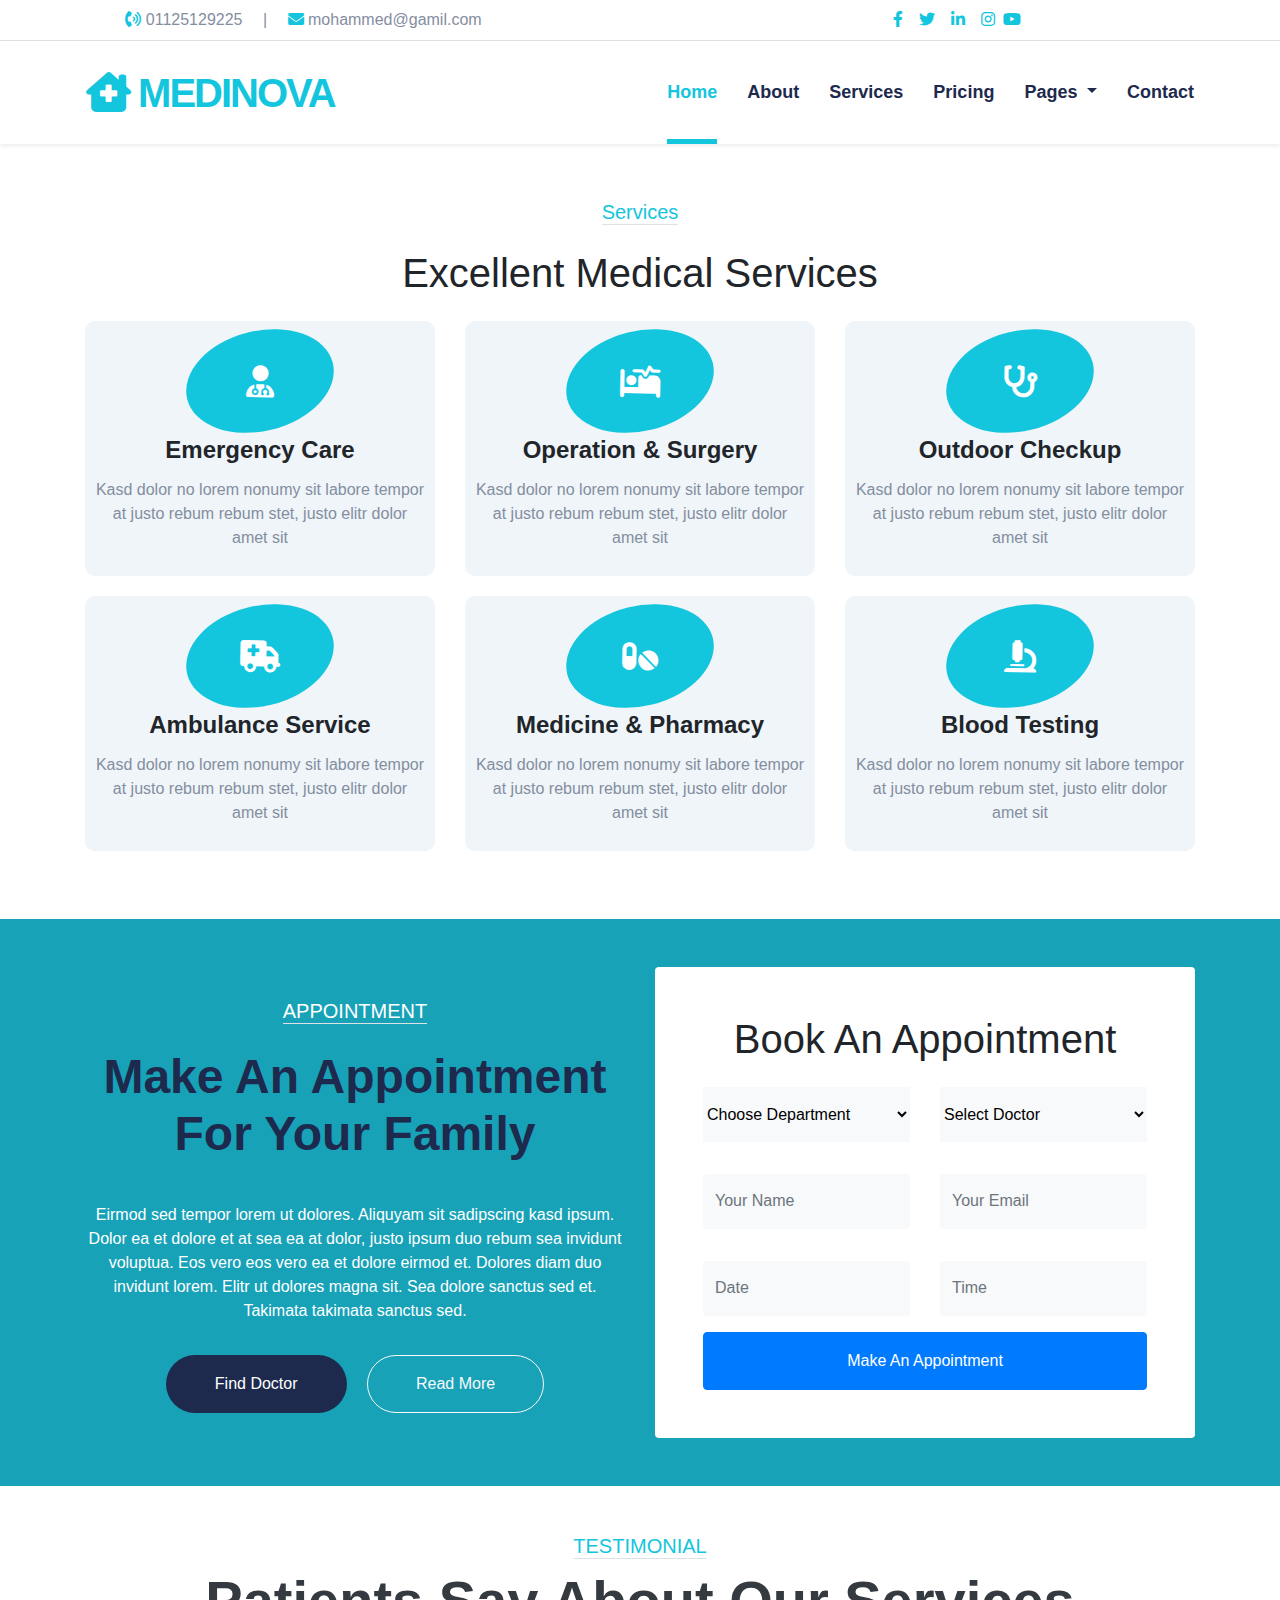
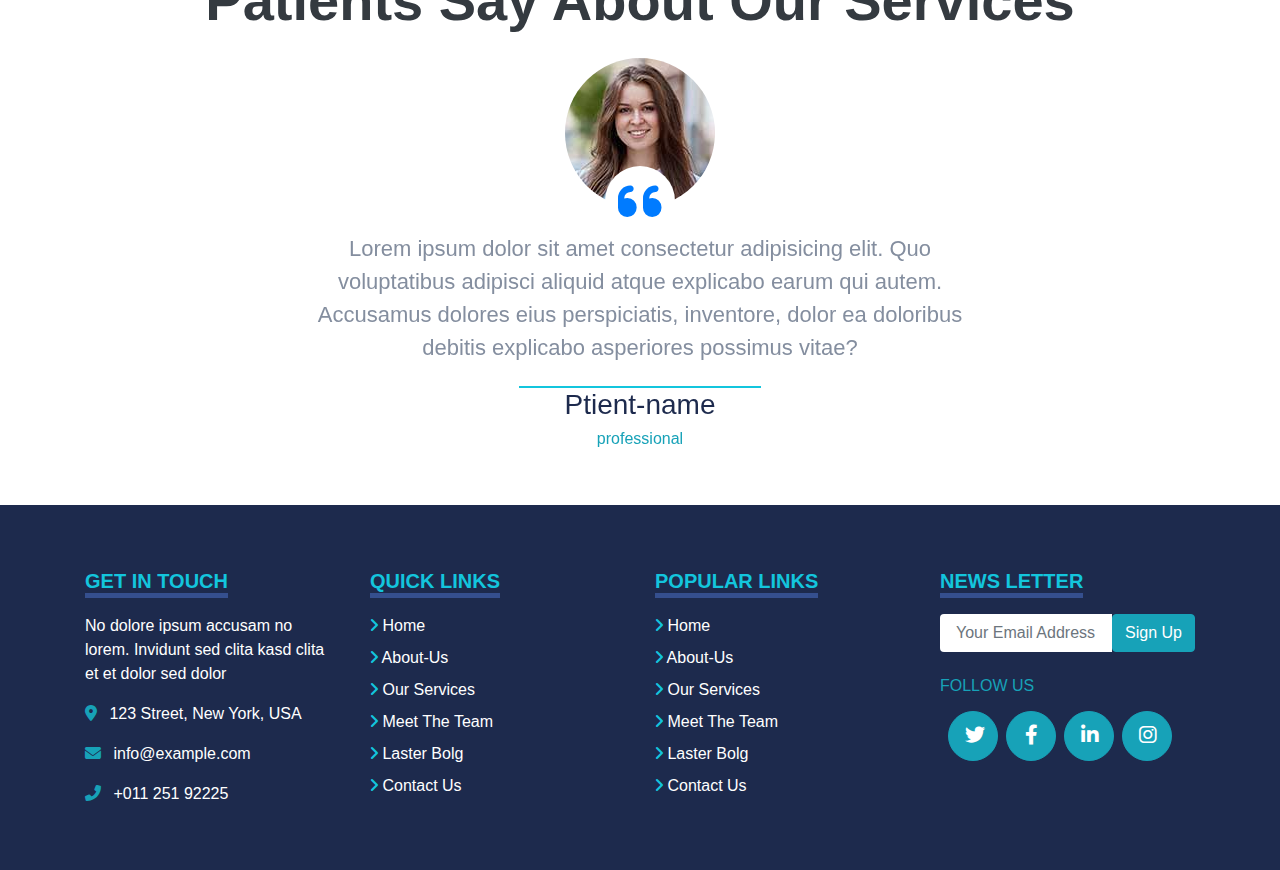
<file: services.html>
<!DOCTYPE html>
<html lang="en">
<head>
    <meta charset="UTF-8">
    <meta http-equiv="X-UA-Compatible" content="IE=edge">
    <meta name="viewport" content="width=device-width, initial-scale=1.0">
    <title>Services</title>

    <link rel="stylesheet" href="css/all.min.css">
    <link rel="stylesheet" href="css/bootstrap.min.css">
    <link rel="stylesheet" href="css/master.css">

    <script src="js/jquery-3.6.1.min.js"></script>
    <script src="js/popper.min.js"></script>
    <script src="js/bootstrap.min.js"></script>

</head>
<body>

    <!-- Start Button Up -->
    <div id="goUp" class="position-fixed">
      <i class="fa fa-arrow-up text-white fa-2x "></i>   
      </div>
      <!-- End Button Up -->
      
      <!--Start sidebar-->
    <section id="sidebar" class=" container-fluid py-2 border-bottom d-none d-lg-block">
        <div class="container-fluid">
            <div class="row">
                <div class="col-md-6 text-center text-lg-start mb-2 mb-lg-0">
                    <div class="info mr-5 ">
                        <a href="" class=" text-decoration-none text-body mx-3 "> <i class="fa-solid fa-phone-volume"></i>
                            01125129225</a>
                        <span class="text-body" >|</span>
                        <a href="" class=" text-decoration-none text-body mx-3 "> <i class="fa-solid fa-envelope me-2"></i>
                            mohammed@gamil.com</a>
                    </div>
                </div>
    
                <div class="col-md-6 text-center text-lg-start mb-2 mb-lg-0">
                    <div class="soical d-flex justify-content-center align-items-center ">
                        <a class="text-body px-2" href="#"><i class="fab fa-facebook-f"></i></a>
                        <a class="text-body px-2" href=""> <i class="fab fa-twitter"></i> </a>
                        <a class="text-body px-2" href=""> <i class="fab fa-linkedin-in"></i></a>
                        <a class="text-body px-2" href=""><i class="fab fa-instagram"></i> </a>
                        <a class="text-body ps-2" href=""> <i class="fab fa-youtube"></i> </a>
                    </div>
                </div>
    
            </div>
        </div>
    </section>
     <!--End sidebar-->

     <!-- Start Navbar-->
    <div class="container-fluid sticky-top bg-white shadow-sm"> 
     <nav id="mynavbar" class="navbar navbar-expand-lg navbar-light bg-white  container px-3 "> 
        <a class="navbar-brand " href="#">
            <h1 class=" m-0 text-uppercase">
                <i class="fa fa-clinic-medical me-2"></i>
                Medinova
            </h1>
        </a>
        <button class="navbar-toggler" type="button" data-toggle="collapse" data-target="#navbarSupportedContent" aria-controls="navbarSupportedContent" aria-expanded="false" aria-label="Toggle navigation">
          <span class="navbar-toggler-icon"></span>
        </button>
      
        <div class="collapse navbar-collapse" id="navbarSupportedContent">
          <ul class="navbar-nav ml-auto">
            <li class="nav-item active">
              <a class="nav-link " href="index.html">Home <span class="sr-only">(current)</span></a>
            </li>
            <li class="nav-item">
              <a class="nav-link" href="about.html">About</a>
            </li>
            <li class="nav-item">
                <a class="nav-link" href="services.html">Services</a>
              </li>
              <li class="nav-item">
                <a class="nav-link" href="pricing.html">Pricing</a>
              </li>
            <li class="nav-item dropdown">
              <a class="nav-link dropdown-toggle" href="#" id="navbarDropdown" role="button" data-toggle="dropdown" aria-haspopup="true" aria-expanded="false">
                Pages
              </a>
              <div class="dropdown-menu" aria-labelledby="navbarDropdown">
                <a class="dropdown-item" href="#">Blog Grid</a>
                <a class="dropdown-item" href="#">Blog Detail</a>
                <a class="dropdown-item" href="#">The Team</a>
                <a class="dropdown-item" href="#">Testimonial</a>
                <a class="dropdown-item" href="#">Appoiment</a>
                <a class="dropdown-item" href="#">Search</a>
              </div>
            </li>
            <li class="nav-item">
                <a class="nav-link" href="#">Contact</a>
              </li>
          </ul>
        </div>
      </nav>
    </div>
      <!-- End Navbar-->

        <!--Start Services-->
        <section id="Services" class="text-center py-5">
            <h5 class="pt-2  d-inline-block border-bottom">Services</h5>
            <h1 class="py-3">Excellent Medical Services</h1>
            <div class="container d-flex justify-content-center align-items-center ">
              <div class="row">
                <div class="col-md-4">
                  <div class="service-box">
                    <div class="icon-services">
                      <i class="text-white fa-solid fa-user-doctor fa-2x"></i>
                    </div>
                    <h4>Emergency Care</h4>
                    <p>Kasd dolor no lorem nonumy sit labore tempor at justo rebum rebum stet, justo elitr dolor amet sit</p>
                  </div>
                </div>
    
                <div class="col-md-4">
                  <div class="service-box">
                    <div class="icon-services">
                      <i class="fa fa-2x fa-procedures text-white"></i>
                    </div>
                    <h4>Operation & Surgery</h4>
                    <p>Kasd dolor no lorem nonumy sit labore tempor at justo rebum rebum stet, justo elitr dolor amet sit</p>
                  </div>
                </div>
    
                <div class="col-md-4">
                  <div class="service-box">
                    <div class="icon-services">
                      <i class="fa fa-2x fa-stethoscope text-white"></i>
                    </div>
                    <h4>Outdoor Checkup</h4>
                    <p>Kasd dolor no lorem nonumy sit labore tempor at justo rebum rebum stet, justo elitr dolor amet sit</p>
                  </div>
                </div>
    
                <div class="col-md-4">
                  <div class="service-box">
                    <div class="icon-services">
                      <i class="fa fa-2x fa-ambulance text-white"></i>
                    </div>
                    <h4>Ambulance Service</h4>
                    <p>Kasd dolor no lorem nonumy sit labore tempor at justo rebum rebum stet, justo elitr dolor amet sit</p>
                  </div>
                </div>
    
                <div class="col-md-4">
                  <div class="service-box">
                    <div class="icon-services">
                      <i class="fa fa-2x fa-pills text-white"></i>
                    </div>
                    <h4>Medicine & Pharmacy</h4>
                    <p>Kasd dolor no lorem nonumy sit labore tempor at justo rebum rebum stet, justo elitr dolor amet sit</p>
                  </div>
                </div>
    
                <div class="col-md-4">
                  <div class="service-box">
                    <div class="icon-services">
                      <i class="fa fa-2x fa-microscope text-white"></i>
                    </div>
                    <h4>Blood Testing</h4>
                    <p>Kasd dolor no lorem nonumy sit labore tempor at justo rebum rebum stet, justo elitr dolor amet sit</p>
                  </div>
                </div>
    
    
              </div>
            </div>
          
          </section>
           <!--End Services-->

        <!--Start APPOINTMENT-->
       <section id="Appointment" class=" bg-info py-5 text-center " >
        <div class="container">
          <div class="row">
            <div class="col-lg-6 py-4">
              <div class="appointement-content">
                <h5 class="pt-2  text-white  d-inline-block border-bottom">APPOINTMENT</h5>
                <h1 class="py-3">Make An Appointment For Your Family</h1>
                <p class=" text-white py-3 ">Eirmod sed tempor lorem ut dolores. Aliquyam sit sadipscing kasd ipsum. Dolor ea et dolore et at sea ea at dolor, 
                  justo ipsum duo rebum sea invidunt voluptua. Eos vero eos vero ea et dolore eirmod et.
                   Dolores diam duo invidunt lorem. Elitr ut dolores magna sit. Sea dolore sanctus sed et. Takimata takimata sanctus sed.
                  </p>
                  <a href="" class="btn btn-bg text-white  rounded-pill py-md-3 px-md-5 mx-2">Find Doctor</a>
                  <a href="" class=" bg-btn btn btn-outline-light rounded-pill py-md-3 px-md-5 mx-2">Read More</a>
              </div>

            </div>
            <div class="col-lg-6">
              <div class="form-appoinment bg-white text-center rounded p-5 ">
                <h1>Book An Appointment</h1>
                <form>
                  <div class="row ">
                      <div class="col-12 col-sm-6 py-3">
                          <select class="form-select bg-light border-0 w-100" style="height: 55px;">
                              <option selected="">Choose Department</option>
                              <option value="1">Department 1</option>
                              <option value="2">Department 2</option>
                              <option value="3">Department 3</option>
                          </select>
                      </div>
                      <div class="col-12 col-sm-6 py-3">
                          <select class="form-select bg-light border-0 w-100" style="height: 55px;">
                              <option selected="">Select Doctor</option>
                              <option value="1">Doctor 1</option>
                              <option value="2">Doctor 2</option>
                              <option value="3">Doctor 3</option>
                          </select>
                      </div>
                      <div class="col-12 col-sm-6 py-3 ">
                          <input type="text" class="form-control bg-light border-0" placeholder="Your Name" style="height: 55px;">
                      </div>
                      <div class="col-12 col-sm-6 py-3">
                          <input type="email" class="form-control bg-light border-0" placeholder="Your Email" style="height: 55px;">
                      </div>
                      <div class="col-12 col-sm-6 py-3">
                          <div class="date" id="date" data-target-input="nearest">
                              <input type="text" class="form-control bg-light border-0 datetimepicker-input" placeholder="Date" data-target="#date" data-toggle="datetimepicker" style="height: 55px;">
                          </div>
                      </div>
                      <div class="col-12 col-sm-6 py-3">
                          <div class="time" id="time" data-target-input="nearest">
                              <input type="text" class="form-control bg-light border-0 datetimepicker-input" placeholder="Time" data-target="#time" data-toggle="datetimepicker" style="height: 55px;">
                          </div>
                      </div>
                      <div class="col-12">
                          <button class="btn btn-primary w-100 py-3" type="submit">Make An Appointment</button>
                      </div>
                  </div>
              </form>

              </div>
            </div>
          </div>

        </div>

       </section>
        <!--End APPOINTMENT-->

         <!-- Start TESTIMONIAL-->
         <section id="Testimonial" class="text-center py-5">
            <h5 class=" d-inline-block border-bottom">TESTIMONIAL</h5>
            <h1 class="display-4 mb-4 font-weight-bold text-dark  mx-auto ">Patients Say About Our Services</h1>
            <div class="container">
              <div id="carouselExampleInterval" class="carousel slide" data-ride="carousel">
                <div class="carousel-inner">
                  <div class="carousel-item active" data-interval="10000">
  
                    <div class="row">
                      <div class="col">
                        <div class="box-content">
                          <div class=" position-relative ">
                          <img class="img-fluid rounded-circle"  src="img/testimonial-1.jpg" alt="">
                          <i class="fa fa-quote-left fa-2x text-primary bg-white position-absolute "></i>
                          </div>
                          <div class="box-info">
                            <p class="py-4 ">
                              Lorem ipsum dolor sit amet consectetur adipisicing elit. Quo voluptatibus adipisci aliquid atque explicabo earum qui autem.
                               Accusamus dolores eius perspiciatis, inventore, dolor ea doloribus debitis explicabo asperiores possimus vitae?
                              </p>
                              <h3>Ptient-name</h3>
                              <h6 class=" text-info ">professional</h6>
                          </div>
                        </div>
                      </div>
                    </div>
  
                  </div>
                  <div class="carousel-item" data-interval="2000">
  
                    <div class="row">
                      <div class="col">
                        <div class="box-content">
                          <div class=" position-relative ">
                          <img class="img-fluid rounded-circle"  src="img/testimonial-2.jpg" alt="">
                          <i class="fa fa-quote-left fa-2x text-primary bg-white position-absolute "></i>
                          </div>
                          <div class="box-info">
                            <p class="py-4 ">
                              Lorem ipsum dolor sit amet consectetur adipisicing elit. Quo voluptatibus adipisci aliquid atque explicabo earum qui autem.
                               Accusamus dolores eius perspiciatis, inventore, dolor ea doloribus debitis explicabo asperiores possimus vitae?
                              </p>
                              <h3>Ptient-name</h3>
                              <h6 class=" text-info ">professional</h6>
                          </div>
                        </div>
                      </div>
                    </div>
                   
                  </div>
                  <div class="carousel-item">
                  
                    <div class="row">
                      <div class="col">
                        <div class="box-content">
                          <div class=" position-relative ">
                          <img class="img-fluid rounded-circle"  src="img/testimonial-3.jpg" alt="">
                          <i class="fa fa-quote-left fa-2x text-primary bg-white position-absolute "></i>
                          </div>
                          <div class="box-info">
                            <p class="py-4 ">
                              Lorem ipsum dolor sit amet consectetur adipisicing elit. Quo voluptatibus adipisci aliquid atque explicabo earum qui autem.
                               Accusamus dolores eius perspiciatis, inventore, dolor ea doloribus debitis explicabo asperiores possimus vitae?
                              </p>
                              <h3>Ptient-name</h3>
                              <h6 class=" text-info ">professional</h6>
                          </div>
                        </div>
                      </div>
                    </div>
                    
                  </div>
                </div>
                <a class="carousel-control-prev" href="#carouselExampleInterval" role="button" data-slide="prev">
                  <span class="carousel-control-prev-icon" aria-hidden="true"></span>
                  <span class="sr-only">Previous</span>
                </a>
                <a class="carousel-control-next" href="#carouselExampleInterval" role="button" data-slide="next">
                  <span class="carousel-control-next-icon" aria-hidden="true"></span>
                  <span class="sr-only">Next</span>
                </a>
              </div>
  
            </div>
          </section>
          <!--End TESTIMONIAL-->

            <!-- Start footer-->
        <footer class="py-5">
            <div class="container">
              <div class="row">
                <div class=" col-md-6 col-lg-3">
                  <div>
                    <h2 class="my-3" >GET IN TOUCH</h2>
                     <p class="text-white">  No dolore ipsum accusam no lorem. Invidunt sed clita kasd clita et et dolor sed dolor</p>
                    <p class="text-white">
                       <i class="fa fa-map-marker-alt text-primary me-3 pr-2 text-info"></i> 
                       123 Street, New York, USA
                     </p>
                    <p class="text-white">
                      <i class="fa fa-envelope text-primary me-3 pr-2 text-info "></i>
                      info@example.com
                    </p>
                    <p class="text-white">
                      <i class="fa fa-phone-alt text-primary me-3 pr-2 text-info"></i>
                      +011 251 92225
                    </p>
                  </div>
                </div>
  
                <div class="col-md-6 col-lg-3">
                  <div>
                    <h2 class="my-3" >QUICK LINKS</h2>
                    <div class=" d-flex flex-column justify-content-center">
                      <a class="text-decoration-none text-white mb-2" href="#header">
                        <i class="fa fa-angle-right me-2"></i>
                        Home
                      </a>
                      <a class="text-decoration-none text-white mb-2" href="#About">
                        <i class="fa fa-angle-right me-2"></i>
                        About-Us
                      </a>
                      <a class="text-decoration-none text-white mb-2" href="#Services">
                        <i class="fa fa-angle-right me-2"></i>
                        Our Services
                      </a>
                      <a class="text-decoration-none text-white mb-2" href="#our-doctor">
                        <i class="fa fa-angle-right me-2"></i>
                        Meet The Team
                      </a>
                      <a class="text-decoration-none text-white mb-2" href="#blog-post">
                        <i class="fa fa-angle-right me-2"></i>
                        Laster Bolg
                      </a>
                      <a class="text-decoration-none text-white mb-2" href="#">
                        <i class="fa fa-angle-right me-2 "></i>
                        Contact Us
                      </a>
                    </div>
                  </div>
                </div>
  
                <div class="col-md-6 col-lg-3">
                  <div>
                    <h2 class="my-3" >POPULAR LINKS</h2>
                    <div class=" d-flex flex-column justify-content-center">
                      <a class="text-decoration-none text-white mb-2" href="#header">
                        <i class="fa fa-angle-right me-2"></i>
                        Home
                      </a>
                      <a class="text-decoration-none text-white mb-2" href="#About">
                        <i class="fa fa-angle-right me-2"></i>
                        About-Us
                      </a>
                      <a class="text-decoration-none text-white mb-2" href="#Services">
                        <i class="fa fa-angle-right me-2"></i>
                        Our Services
                      </a>
                      <a class="text-decoration-none text-white mb-2" href="#our-doctor">
                        <i class="fa fa-angle-right me-2"></i>
                        Meet The Team
                      </a>
                      <a class="text-decoration-none text-white mb-2" href="#blog-post">
                        <i class="fa fa-angle-right me-2"></i>
                        Laster Bolg
                      </a>
                      <a class="text-decoration-none text-white mb-2" href="#">
                        <i class="fa fa-angle-right me-2 "></i>
                        Contact Us
                      </a>
                    </div>
                  </div>
                </div>
                <div class="col-md-6 col-lg-3">
                  <div>
                    <h2 class="my-3" >NEWS LETTER</h2>
                   <form action="">
                    <div class="input-group">
                        <input type="text" class="form-control p-3 border-0" placeholder="Your Email Address">
                        <button class="btn btn-info">Sign Up</button>
                    </div>
                </form>
                <h6 class="text-info text-uppercase mt-4 mb-3">Follow Us</h6>
                <div class="d-flex soical-icons">
                  <a class="btn btn-lg btn-info btn-lg-square rounded-circle ml-2 " href="#"><i class="fab fa-twitter text-white"></i></a>
                  <a class="btn btn-lg btn-info btn-lg-square rounded-circle ml-2" href="#"><i class="fab fa-facebook-f text-white"></i></a>
                  <a class="btn btn-lg btn-info btn-lg-square rounded-circle ml-2" href="#"><i class="fab fa-linkedin-in text-white"></i></a>
                  <a class="btn btn-lg btn-info btn-lg-square rounded-circle ml-2" href="#"><i class="fab fa-instagram text-white"></i></a>
              </div>
                  </div>
                </div>
                
  
              </div>
            </div>
          </footer>
           <!-- End footer-->
  
  
  
      <script src="js/plaign.js"></script>
</body>
</html>
</file>
<file: css/master.css>
/* Start Global Rules*/
:root {
    --primary: #13C5DD;
    --secondary: #354F8E;
    --light: #EFF5F9;
    --dark: #1D2A4D;
}

body{
 font-family: "Roboto Condensed",sans-serif;;
}


/* Start Global Rules*/



/* start sidebar */
.text-body{
    color:#848E9F !important;
}

@media (max-width:991px) {
    #sidebar{
        display: none;
    }
    
}
/* End sidebar */


/* Start Navbar*/
.navbar-brand h1 {
    color: var(--primary);
    font-weight: 800;
    letter-spacing: -2px;
}

.navbar-light .navbar-nav .nav-link {
    font-family: 'Jost', sans-serif;
    position: relative;
    margin-left: 30px;
    padding: 30px 0;
    font-size: 18px;
    font-weight: 700;
    color: var(--dark);
    outline: none;
    transition: .5s;
}


.navbar-light .navbar-nav .nav-link::before {
    content: "";
    position: absolute;
    width: 0;
    height: 5px;
    background-color: var(--primary);
    bottom: -8px;
    left: 50%;
    transform: translateX(-50%);
    transition: 0.3s;
}

.navbar-light .navbar-nav .nav-link:hover::before {
   width: 100%;
   transition: 0.3s;
}

.navbar-light .navbar-nav .nav-link:hover {
    color:var(--primary);
}

.navbar-light .navbar-nav .active>.nav-link{
    color:var(--primary) !important;
    position: relative;
}

.navbar-light .navbar-nav .active>.nav-link::before{
    content: "";
    position: absolute;
    width: 100%;
    height: 5px;
    background-color: var(--primary);
    bottom: -8px;
    left: 50%;
    transform: translateX(-50%);
}

/*End Navbar*/




/* Start Header */
#header{
    background: url(../img/hero.jpg) top right no-repeat;
    background-size: cover;
}

#header .content-header{
    position: absolute;
    top: 50px;
}

#header .content-header h5{
    font-size: 25px;
    color: var(--primary);
    padding: 10px;
    font-weight: 800;
    position: relative;
    width: fit-content;
}


#header .content-header h5::after{
    content: "";
    position: absolute;
    width: 94%;
    height: 5px;
    background-color: #848E9F;
    bottom: 4px;
    left: 12px; 
}

#header .content-header h1{
    font-size: 3rem;
    font-weight: bold;
}

@media (min-width:991px) {
    #header .content-header h1{
        font-size: 4.5rem;
        font-weight: bold;
    } 
}

#header .content-header .bg-btn{
    background-color: var(--primary);
}

#header .content-header a{
    font-weight: bold;
}

/*End Header*/

/* Start About*/
#About .content-about h1{
font-size: 3rem;
font-weight: bold;
}

#About .col-sm-3 {
    background-color: var(--light);
    border-radius: 50%;
}

#About .col-sm-3 h6 small {
    color: var(--primary);
    font-size: 15px;
    font-weight: bold;
}
/* End About*/

/* Start Services*/
#Services .service-box{
    background-color: var(--light);
    padding: 10px;
    margin-bottom: 20px;
    border-radius: 10px;
}

#Services .service-box h4{
    padding: 5px;
    font-weight: bold;
}

#Services .icon-services{
    transform: rotate(-14deg);
    margin: auto;
    background-color: var(--primary);
    width: 150px;
    height: 100px;
    display: flex;
    justify-content: center;
    align-items: center;
    border-radius: 50%;
}

 .icon-services i {
    transform: rotate(15deg);
}
.btn-bg{
    background-color: var(--dark);
}
/* End Services*/

/*Start Appoiement*/
#Appointment .appointement-content h1{
    font-size: 3rem;
    font-weight: bold;
    color: var(--dark);
}
#Appointment .appointement-content .form-appoinment h1{
    font-size: 2.5rem;
    font-weight: bold;
    color: var(--dark);
}
/*End Appoiement*/


/* Start Price */
/*
#packages .container::after{
    content: "";
    position: absolute;
    left: 0;
    width: 100%;
    height: 5px;
    background-color: red;
}
*/
.bg-cursol{
background-color: var(--light);
}
#packages .card .content-price span{
    font-size: 25px;
    font-weight: bold;
}


#packages .card .content-price span::after{
    content: "/year";
}
#packages .card .content-price span::before{
    content: "$";

}
/* End Price */

/* Start Testimonial*/
#Testimonial .box-content i {
    bottom: -28px;
    left: 50%;
    transform: translateX(-50%);
    font-size: 50px;
    padding: 10px;
    border-radius: 50%;
    width: 70px;
    height: 70px;
}

#Testimonial .box-content .box-info p {
font-size: 22px;
position: relative;
}

@media (min-width:991px) {
#Testimonial .box-content .box-info p{
   max-width:650px;
   margin: 0 auto;
 }
}

#Testimonial .box-content .box-info p::after {
    content: "";
    position: absolute;
    width: 242px;
    height: 2px;
    background-color: var(--primary);
    bottom: 0;
    left: 50%;
    transform: translateX(-50%);
 }

#Testimonial .box-content .box-info h3  {
    color:var(--dark);
}
/* End Testimonial*/

/* Start BLOG POST */
#blog-post .box{
    background-color: var(--light);
}
#blog-post .box .user{
    width:30px;
}
/* End BLOG POST */

/* Start Footer*/
footer{
    background-color: var(--dark);
}
footer h2{
    color:var(--primary);
    font-size: 20px;
    font-weight: bold;
    width: fit-content;
    border-bottom: 5px solid var(--secondary);
}

footer .soical-icons a{
    width: 50px;
    height: 50px;
}
/* Start Footer*/

/* Buttton goUp*/
#goUp{
    bottom: 30px;
    right: 30px;
    width: 50px;
    height: 50px;
    border-radius: 50%;
    background-color: var(--primary);
    z-index: 99999;
    display: none;
}

#goUp i{
    position: absolute;
    left: 50%;
    top: 50%;
    transform: translate(-50%,-50%);
}
</file>
